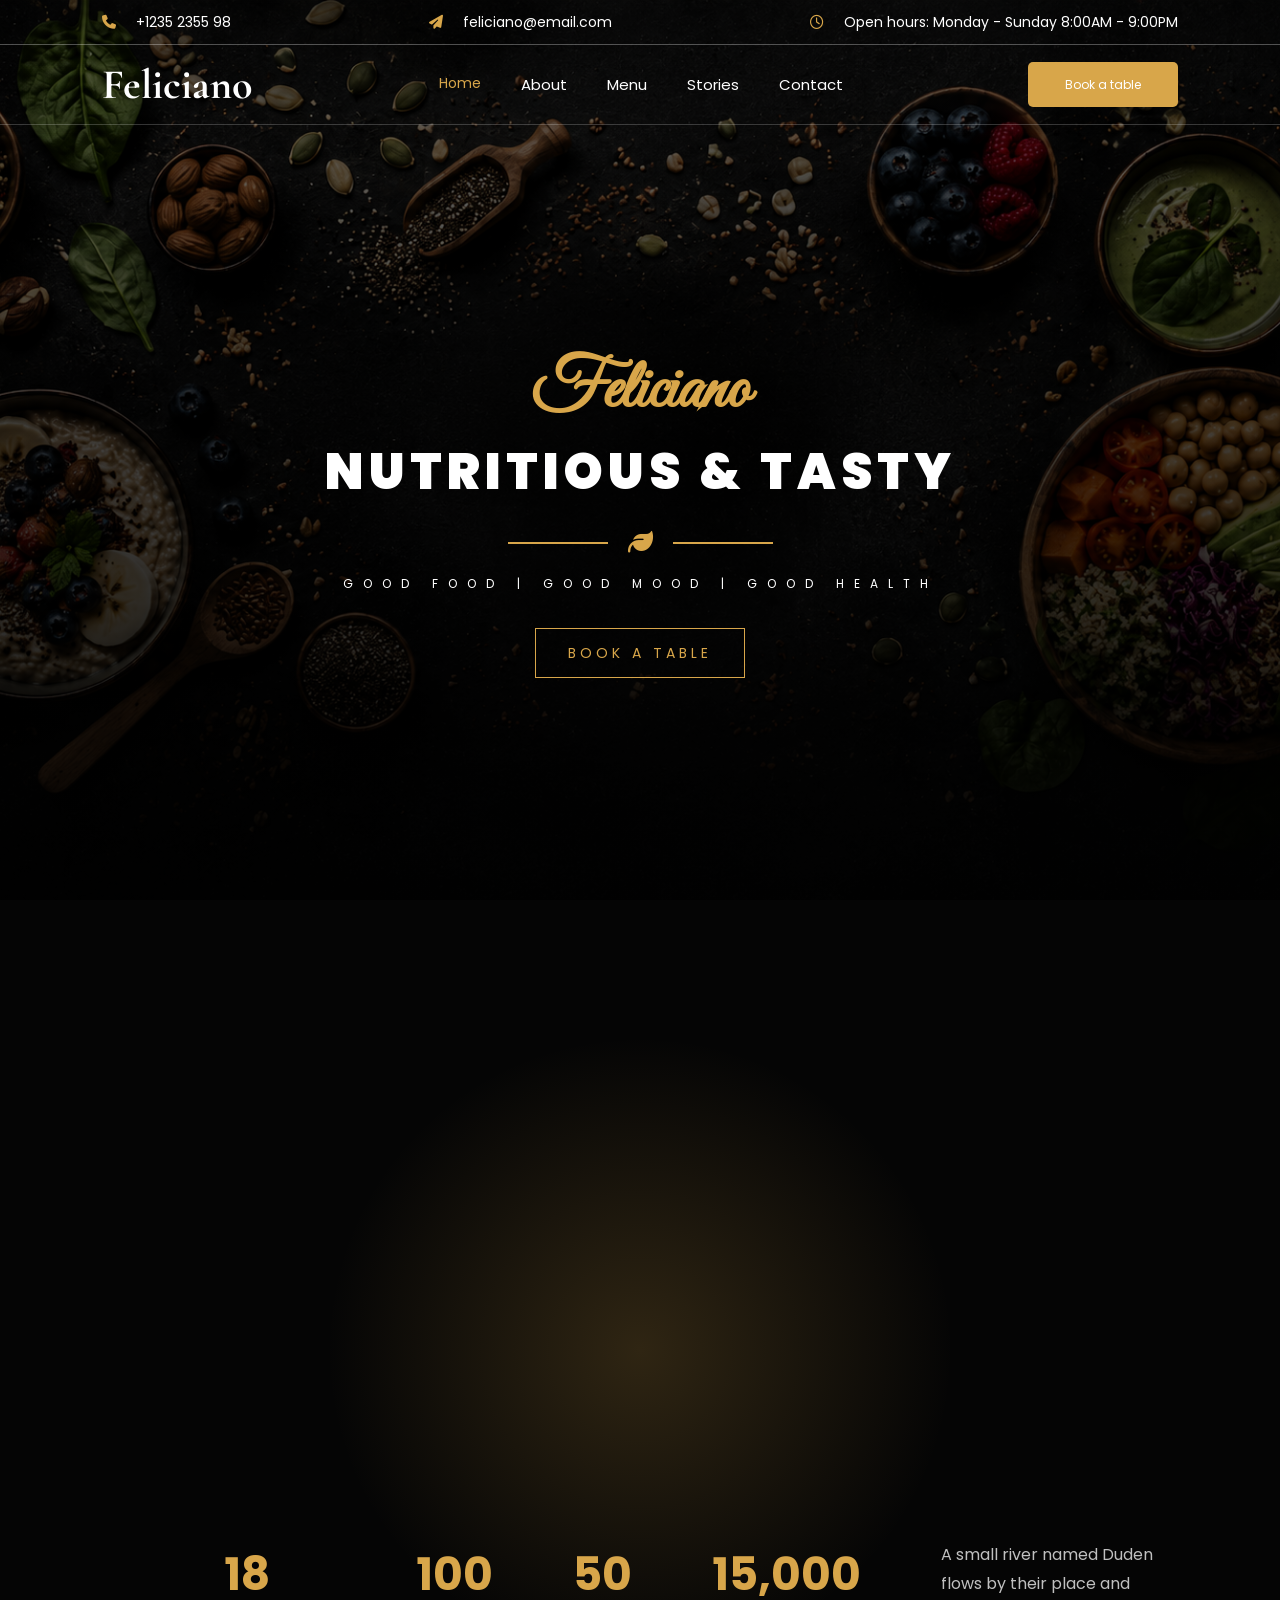
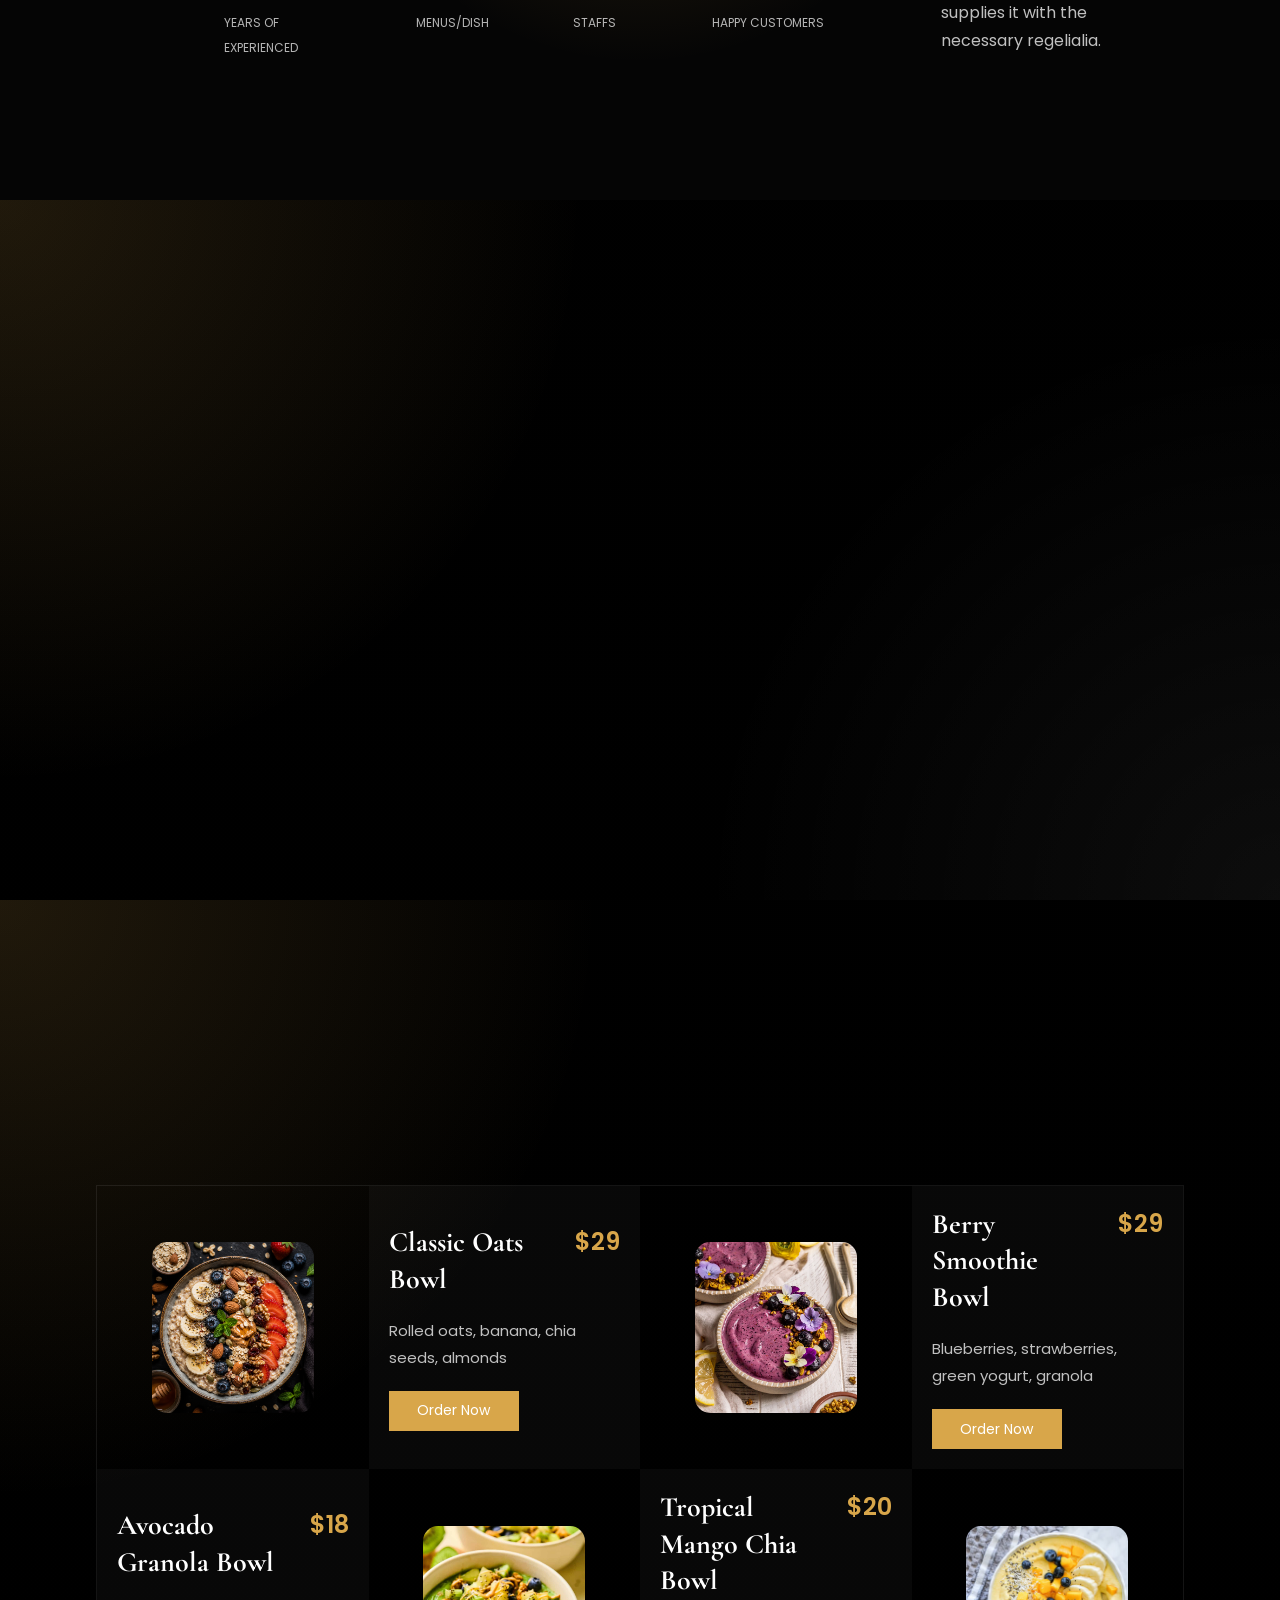
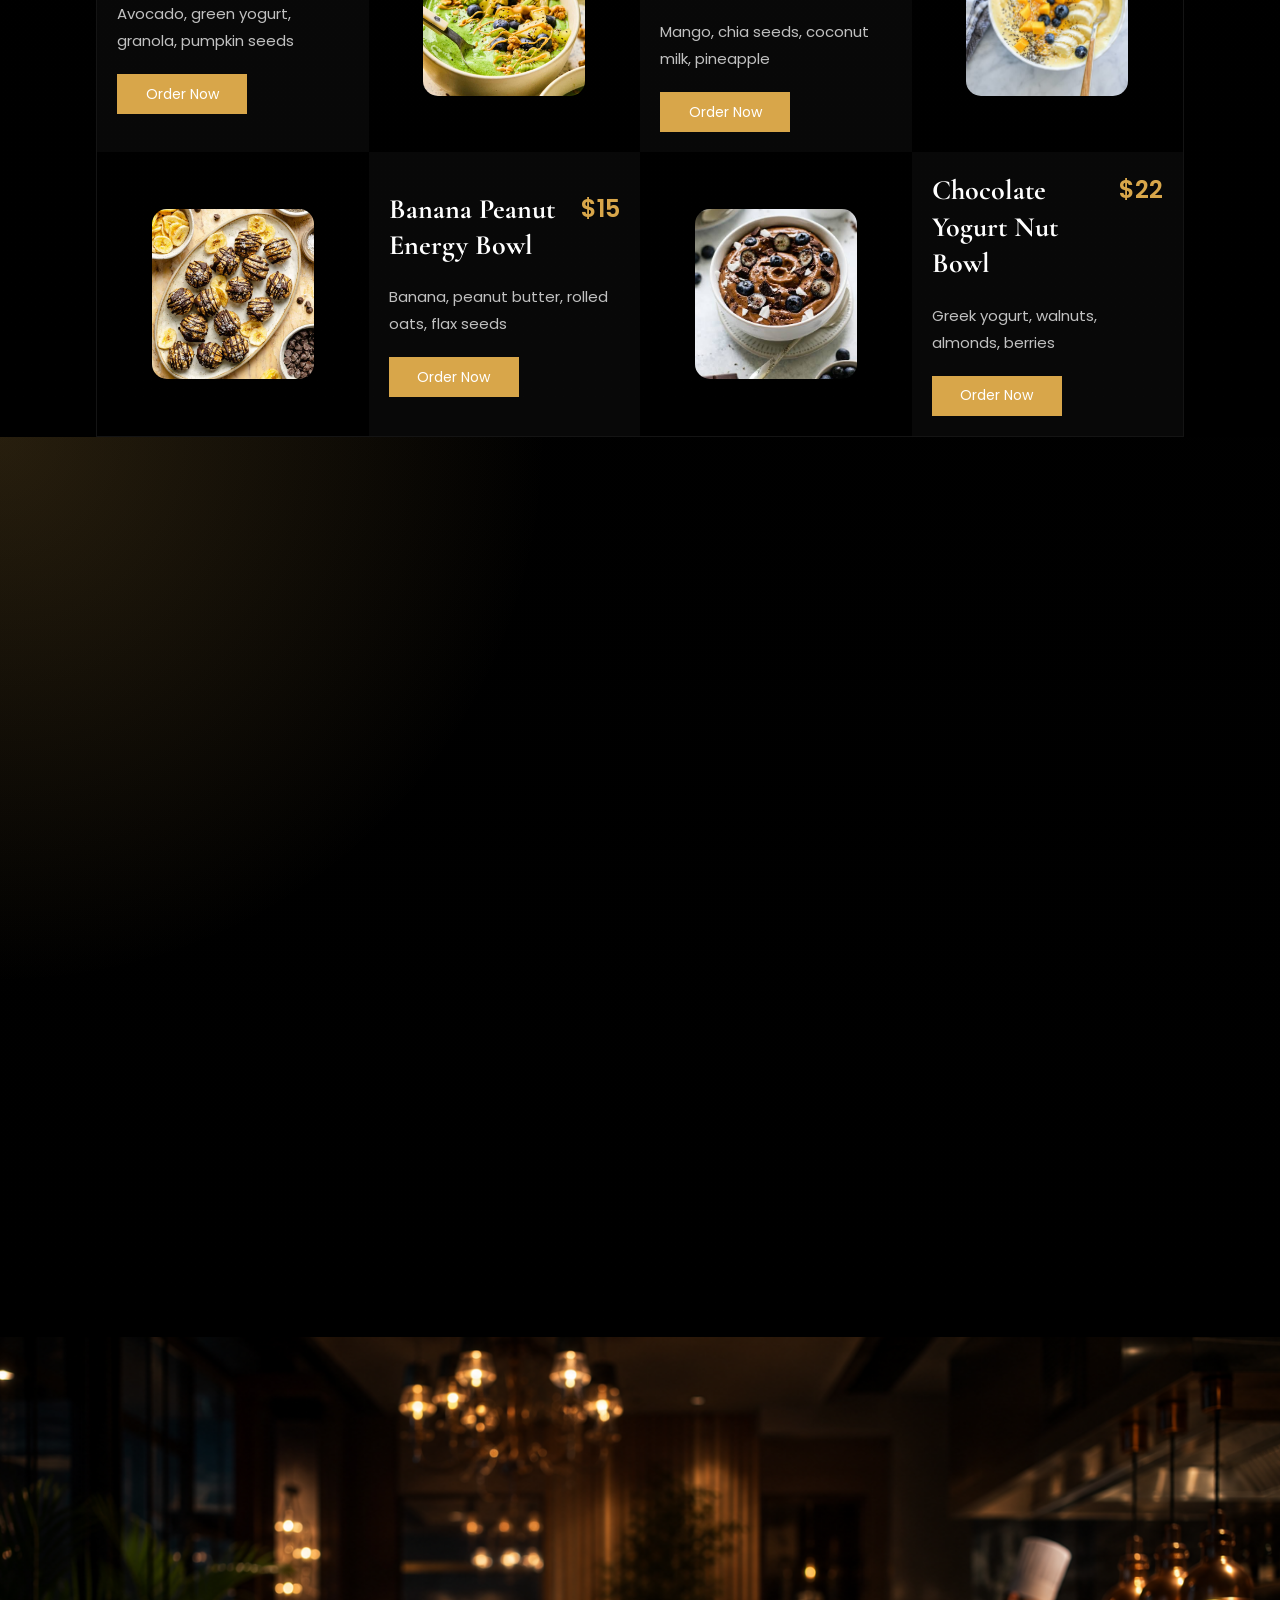
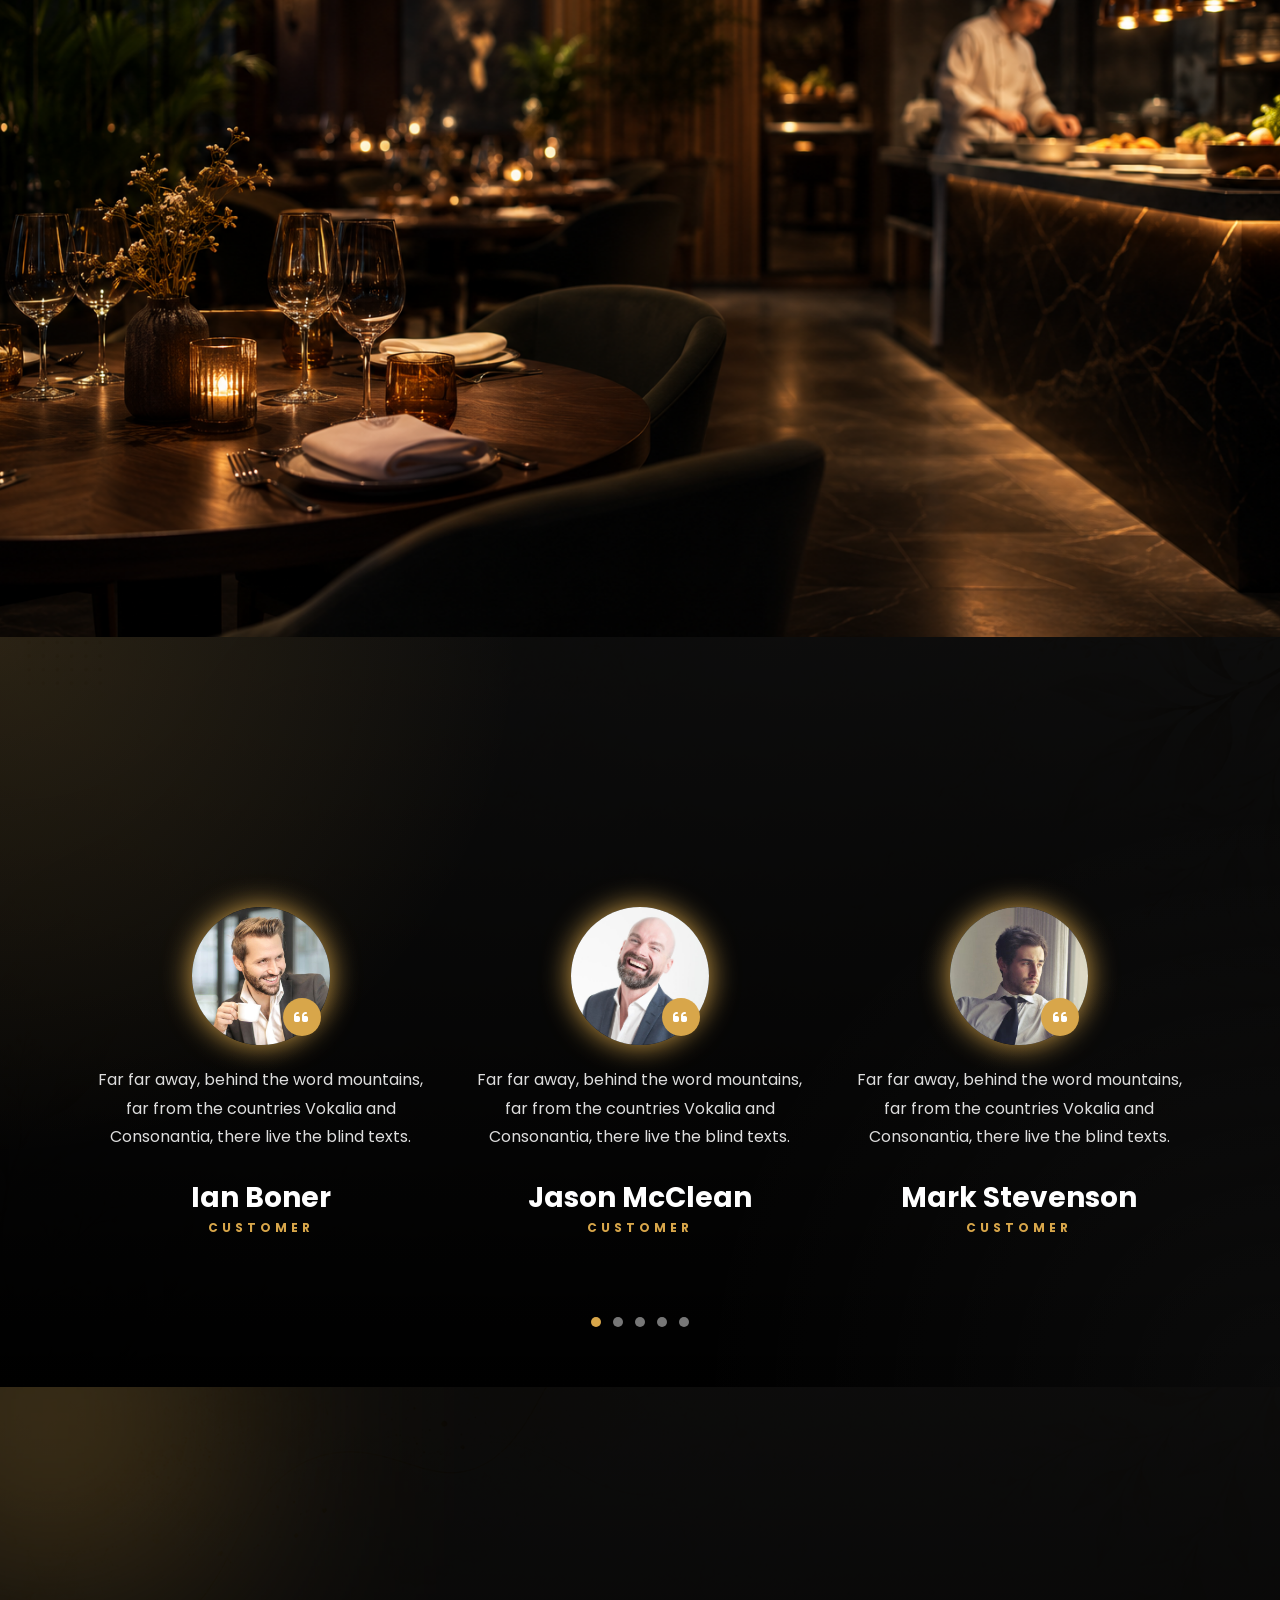
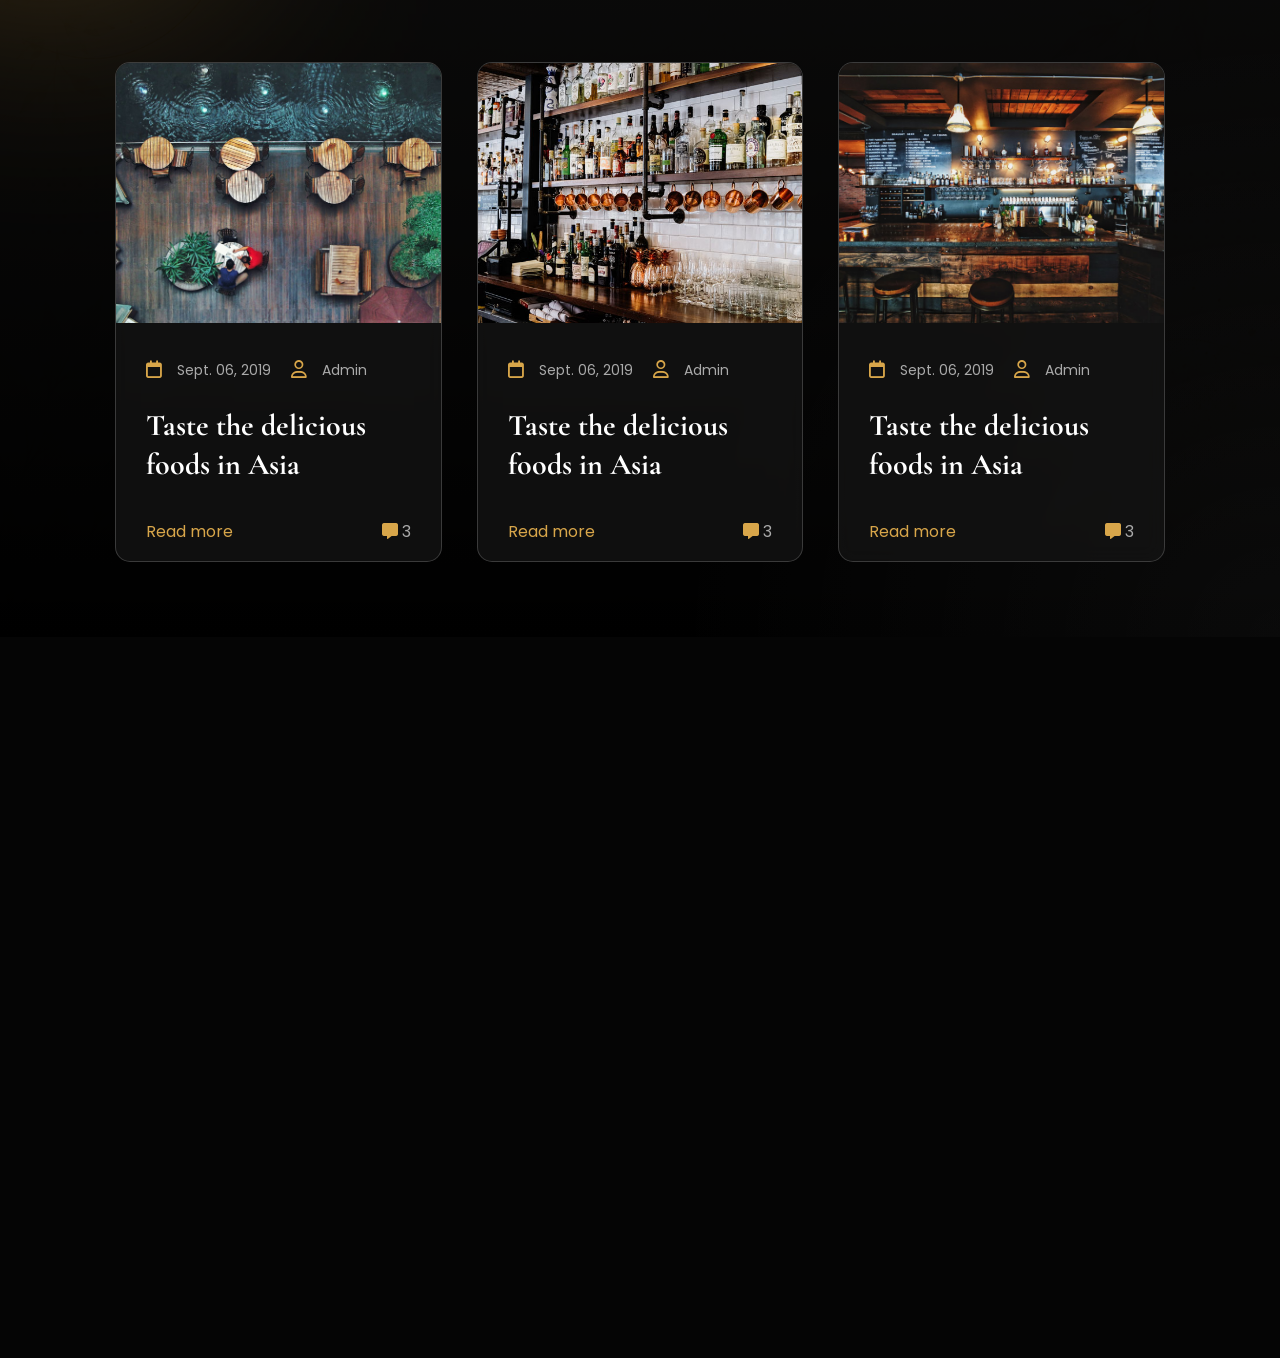
<file: index.html>
<!DOCTYPE html>
<html lang="en">
<head>

<meta charset="UTF-8">
<meta name="viewport" content="width=device-width, initial-scale=1.0">

    <title>Feliciano Restaurant</title>

    <link rel="stylesheet" href="style.css">
    <link rel="stylesheet" href="https://cdnjs.cloudflare.com/ajax/libs/font-awesome/6.5.1/css/all.min.css">
    <link href="https://fonts.googleapis.com/css2?family=Cormorant+Garamond:wght@400;600;700&family=Poppins:wght@300;400;500;600&display=swap" rel="stylesheet">
    <link href="https://fonts.googleapis.com/css2?family=Cormorant+Garamond:wght@500;700&family=Great+Vibes&family=Poppins:wght@300;400;600&display=swap" rel="stylesheet">
    <link href="https://unpkg.com/aos@2.3.1/dist/aos.css" rel="stylesheet">
    <link href="https://fonts.googleapis.com/css2?family=Cormorant+Garamond:wght@500;700&family=Great+Vibes&display=swap" rel="stylesheet">
    <link rel="stylesheet" href="https://cdnjs.cloudflare.com/ajax/libs/font-awesome/6.7.2/css/all.min.css">

</head>

<body>

<!-- <section1> -->

    <div class="hero">

        <div class="topbar">

            <div>
                <i class="fa-solid fa-phone"></i>
                +1235 2355 98
            </div>

            <div>
                <i class="fa-solid fa-paper-plane"></i>
                feliciano@email.com
            </div>

            <div>
                <i class="fa-regular fa-clock"></i>
                Open hours: Monday - Sunday 8:00AM - 9:00PM
            </div>

        </div>

        <div class="nav">

            <h2>Feliciano</h2>

            <div class="menu-toggle">
                <i class="fa-solid fa-bars"></i>
                <span>MENU</span>
            </div>

        <ul>

            <li class="active">Home</li>
            <li><a href="aboutus.html">About</a></li>
            <li><a href="menu.html">Menu</a></li>
            <li><a href="stories.html">Stories</a></li>
            <li><a href="contactus.html">Contact</a></li>

        </ul>

            <a href="reservation.html" class="book-btn">
                Book a table
            </a>

        </div>

        <div class="hero-content">

            <h3 data-aos="fade-down" data-aos-easing="linear" data-aos-duration="1500">Feliciano</h3>
            <h1 data-aos="fade-up" data-aos-easing="linear" data-aos-duration="1500">NUTRITIOUS & TASTY</h1>

            <div class="line">
                <span></span>
                <i class="fa-solid fa-leaf"></i>
                <span></span>
            </div>

                <p>GOOD FOOD | GOOD MOOD | GOOD HEALTH</p>

                    <a href="reservation.html" data-aos="zoom-in" data-aos-easing="linear" data-aos-duration="1500">BOOK A TABLE</a>
        </div>

    </div>

<!-- </section1> -->

<!-- <section2> -->

    <div class="about-section">

        <div class="about-container">

            <div class="about-images">

                <img src="./image/chef1.png" class="chef-one" data-aos="fade-down" data-aos-easing="linear" data-aos-duration="1500">
                <img src="./image/chef2.png" class="chef-two" data-aos="fade-up" data-aos-easing="linear" data-aos-duration="1500">

            </div>

            <div class="about-content" data-aos="fade-left" data-aos-easing="linear" data-aos-duration="1500">

                <span class="about-script">
                    About
                </span>

                <h1>
                    Feliciano Restaurant
                </h1>

                <p>
                    A small river named Duden flows by their place and 
                    supplies it with the necessary regelialia. 
                    It is a paradisematic country, in which roasted 
                    parts of sentences fly into your mouth.
                </p>

                <p class="time">
                    Mon - Sun <b>8 AM - 9 PM</b>
                </p>

                <h2>
                    +1-978-123-4567
                </h2>

            </div>

        </div>

        <div class="about-bottom">

            <div class="stats">

                <div>
                    <h2>18</h2>
                    <span>
                        YEARS OF EXPERIENCED
                    </span>
                </div>

                <div>
                    <h2>100</h2>
                    <span>
                        MENUS/DISH
                    </span>
                </div>

                <div>
                    <h2>50</h2>
                    <span>
                        STAFFS
                    </span>
                </div>

                <div>
                    <h2>15,000</h2>
                    <span>
                        HAPPY CUSTOMERS
                    </span>
                </div>

            <p class="bottom-text">
                A small river named Duden flows by their place and
                supplies it with the necessary regelialia.
            </p>

            </div>

        </div>

    </div>

<!-- </section2> -->

<!-- <section3> -->

    <div class="services-section">

        <div class="services-header">
            <span class="services-script" data-aos="fade-right" data-aos-easing="linear" data-aos-duration="1500">Services</span>
            <h1 data-aos="fade-left" data-aos-easing="linear" data-aos-duration="1500">Catering Services</h1>
        </div>

        <div class="services-container">

            <div class="service-box" data-aos="fade-up" data-aos-easing="linear" data-aos-duration="1500">
                <div class="icon">
                    <i class="fa-solid fa-cake-candles"></i>
                </div>
                <h2>Birthday Party</h2>
                <p>
                    We provide premium catering for birthday celebrations with custom menus and elegant setups.
                </p>
            </div>

            <div class="service-box" data-aos="fade-up" data-aos-easing="linear" data-aos-duration="1500">
                <div class="icon">
                    <i class="fa-solid fa-briefcase"></i>
                </div>
                <h2>Business Meetings</h2>
                <p>
                    Professional catering solutions for corporate meetings, conferences, and events.
                </p>
            </div>

            <div class="service-box" data-aos="fade-up" data-aos-easing="linear" data-aos-duration="1500">
                <div class="icon">
                    <i class="fa-solid fa-champagne-glasses"></i>
                </div>
                <h2>Wedding Party</h2>
                <p>
                    Elegant wedding catering with luxury food presentation and full event support.
                </p>
            </div>

        </div>

    </div>
    
<!-- </section3> -->

<!-- <section4> -->

    <div class="menu-section">

        <div class="menu-header">

            <span class="menu-script" data-aos="fade-left" data-aos-duration="1500">
                Specialties
            </span>

            <h1 data-aos="fade-right" data-aos-duration="1500">
                Our Menu
            </h1>

        </div>

        <div class="menu-container">

            <div class="menu-card image-card">
                <img src="./image/menu1.png" alt="">
            </div>

            <div class="menu-card content-card">

                <div class="menu-top">

                    <h2>Classic Oats Bowl</h2>
                    <span>$29</span>

                </div>

                <p>Rolled oats, banana, chia seeds, almonds</p>
                <a href="order.html">Order Now</a>

            </div>

            <div class="menu-card image-card">

                <img src="./image/menu2.webp" alt="">

            </div>

            <div class="menu-card content-card">

                <div class="menu-top">

                    <h2>Berry Smoothie Bowl</h2>
                    <span>$29</span>

                </div>

                <p>Blueberries, strawberries, green yogurt, granola</p>
                <a href="order.html">Order Now</a>

            </div>

            <div class="menu-card content-card">

                <div class="menu-top">

                    <h2>Avocado Granola Bowl</h2>
                    <span>$18</span>

                </div>

                <p>Avocado, green yogurt, granola, pumpkin seeds</p>
                <a href="order.html">Order Now</a>

            </div>

            <div class="menu-card image-card">

                <img src="./image/menu3.jpg" alt="">

            </div>

            <div class="menu-card content-card">

                <div class="menu-top">

                    <h2>Tropical Mango Chia Bowl</h2>
                    <span>$20</span>

                </div>

                <p>Mango, chia seeds, coconut milk, pineapple</p>
                <a href="order.html">Order Now</a>
                
            </div>

            <div class="menu-card image-card">

                <img src="./image/menu4.jpg" alt="">

            </div>

            <div class="menu-card image-card">

                <img src="./image/menu5.jpg" alt="">

            </div>

            <div class="menu-card content-card">

                <div class="menu-top">

                    <h2>Banana Peanut Energy Bowl</h2>
                    <span>$15</span>

                </div>

                <p>Banana, peanut butter, rolled oats, flax seeds</p>
                <a href="order.html">Order Now</a>

            </div>

            <div class="menu-card image-card">

                <img src="./image/menu6.jpg" alt="">

            </div>

            <div class="menu-card content-card">

                <div class="menu-top">

                    <h2>Chocolate Yogurt Nut Bowl</h2>
                    <span>$22</span>

                </div>

                <p>Greek yogurt, walnuts, almonds, berries</p>
                <a href="order.html">Order Now</a>

            </div>

        </div>

    </div>

<!-- </section4> -->

<!-- <section5> -->

    <div class="chef-section">

        <div class="chef-header">

            <span class="chef-script"
            data-aos="fade-down"
            data-aos-duration="1500">
                Chef
            </span>

            <h1 
            data-aos="fade-up"
            data-aos-duration="1500">
                Our Master Chef
            </h1>

        </div>

        <div class="chef-container">

            <div class="chef-card"
            data-aos="fade-up"
            data-aos-duration="1500">

                <img src="./image/chef-4.jpg">
                <h2>John Smooth</h2>
                <p>Restaurant Owner</p>

                <div class="chef-social">

                    <a href="https://twitter.com/" target="_blank">
                        <i class="fa-brands fa-twitter"></i>
                    </a>

                    <a href="https://www.facebook.com/" target="_blank">
                        <i class="fa-brands fa-facebook-f"></i>
                    </a>

                    <a href="https://www.instagram.com/" target="_blank">
                        <i class="fa-brands fa-instagram"></i>
                    </a>

                </div>

            </div>

            <div class="chef-card"
            data-aos="fade-up"
            data-aos-duration="1700">

                <img src="./image/chef-1.jpg">
                <h2>Rebeca Welson</h2>
                <p>Head Chef</p>

                <div class="chef-social">

                    <a href="https://twitter.com/" target="_blank">
                        <i class="fa-brands fa-twitter"></i>
                    </a>

                    <a href="https://www.facebook.com/" target="_blank">
                        <i class="fa-brands fa-facebook-f"></i>
                    </a>

                    <a href="https://www.instagram.com/" target="_blank">
                        <i class="fa-brands fa-instagram"></i>
                    </a>

                </div>

            </div>

            <div class="chef-card"
            data-aos="fade-up"
            data-aos-duration="1900">

                <img src="./image/chef-2.jpg">
                <h2>Kharl Branyt</h2>
                <p>Chef</p>

                <div class="chef-social">

                    <a href="https://twitter.com/" target="_blank">
                        <i class="fa-brands fa-twitter"></i>
                    </a>

                    <a href="https://www.facebook.com/" target="_blank">
                        <i class="fa-brands fa-facebook-f"></i>
                    </a>

                    <a href="https://www.instagram.com/" target="_blank">
                        <i class="fa-brands fa-instagram"></i>
                    </a>

                </div>

            </div>

            <div class="chef-card"
            data-aos="fade-up"
            data-aos-duration="2100">

                <img src="./image/chef-3.jpg">
                <h2>Luke Simon</h2>
                <p>Chef</p>

                <div class="chef-social">

                    <a href="https://twitter.com/" target="_blank">
                        <i class="fa-brands fa-twitter"></i>
                    </a>

                    <a href="https://www.facebook.com/" target="_blank">
                        <i class="fa-brands fa-facebook-f"></i>
                    </a>

                    <a href="https://www.instagram.com/" target="_blank">
                        <i class="fa-brands fa-instagram"></i>
                    </a>

                </div>

            </div>

        </div>

    </div>

<!-- </section5> -->

<!-- <section6> -->

    <div class="reservation-section">

        <div class="reservation-box" data-aos="flip-left" data-aos-easing="ease-out-cubic" data-aos-duration="2000">

            <div class="reservation-header">

                <span class="reservation-script">
                    Book a table
                </span>

                <h1>
                    Make Reservation
                </h1>

            </div>

            <form class="reservation-form">

                <div class="input-box">
                    <label>Name</label>
                    <input type="text" placeholder="Your Name">
                </div>

                <div class="input-box">
                    <label>Email</label>
                    <input type="email" placeholder="Your Email">
                </div>

                <div class="input-box">
                    <label>Phone</label>
                    <input type="text" placeholder="Phone">
                </div>

                <div class="input-box">
                    <label>Date</label>
                    <input type="date">
                </div>

                <div class="input-box">
                    <label>Time</label>
                    <input type="time">
                </div>

                <div class="input-box">
                    <label>Person</label>
                    <select>
                        <option>Person</option>
                        <option>1 Person</option>
                        <option>2 Persons</option>
                        <option>3 Persons</option>
                        <option>4 Persons</option>
                    </select>
                </div>

            </form>

<<<<<<< HEAD
            <a href="index.html" class="reserve-btn">
=======
            <a href="web.html" class="reserve-btn">
>>>>>>> origin/main
                Make a Reservation
            </a>

        </div>

    </div>

<!-- </section6> -->

<!-- <section7> -->

    <div class="testimonial-section">

        <div class="testimonial-header" data-aos="flip-up" data-aos-easing="linear" data-aos-duration="1500">

            <span class="testimonial-script">
                Testimony
            </span>

            <h1>
                Happy Customer
            </h1>

        </div>

        <div class="testimonial-container">

            <div class="testimonial-card">

                <div class="testimonial-img">
                    <img src="./image/person_1.jpg" alt="">
                    <span><i class="fa-solid fa-quote-left"></i></span>
                </div>

                <p>
                    Far far away, behind the word mountains, far from the countries Vokalia and Consonantia, there live the blind texts.
                </p>

                <h2>Ian Boner</h2>
                <h4>CUSTOMER</h4>

            </div>

            <div class="testimonial-card">

                <div class="testimonial-img">
                    <img src="./image/person_2.jpg" alt="">
                    <span><i class="fa-solid fa-quote-left"></i></span>
                </div>

                <p>
                    Far far away, behind the word mountains, far from the countries Vokalia and Consonantia, there live the blind texts.
                </p>

                <h2>Jason McClean</h2>
                <h4>CUSTOMER</h4>

            </div>

            <div class="testimonial-card">

                <div class="testimonial-img">
                    <img src="./image/person_4.jpg" alt="">
                    <span><i class="fa-solid fa-quote-left"></i></span>
                </div>

                <p>
                    Far far away, behind the word mountains, far from the countries Vokalia and Consonantia, there live the blind texts.
                </p>

                <h2>Mark Stevenson</h2>
                <h4>CUSTOMER</h4>

            </div>

        </div>

        <div class="testimonial-dots">
            <span class="dot-active"></span>
            <span></span>
            <span></span>
            <span></span>
            <span></span>
        </div>

    </div>

<!-- </section7> -->

<!-- <section8> -->

    <div class="blog-section">

        <div class="blog-header" data-aos="zoom-in" data-aos-easing="linear" data-aos-duration="1500">

            <span class="blog-script">
                Blog
            </span>

            <h1>
                Recent Posts
            </h1>

        </div>

        <div class="blog-container">

            <div class="blog-card">

                <img src="./image/blog1.jpg" alt="">

                <div class="blog-content">

                    <div class="blog-meta">
                        <span><i class="fa-regular fa-calendar"></i>Sept. 06, 2019</span>
                        <span><i class="fa-regular fa-user"></i>Admin</span>
                    </div>

                    <h2>
                        Taste the delicious foods in Asia
                    </h2>

                    <div class="blog-bottom">
                        <a href="#">Read more</a>
                        <span><i class="fa-solid fa-message"></i> 3</span>
                    </div>

                </div>

            </div>

            <div class="blog-card">

                <img src="./image/blog2.jpg" alt="">

                <div class="blog-content">

                    <div class="blog-meta">
                        <span><i class="fa-regular fa-calendar"></i>Sept. 06, 2019</span>
                        <span><i class="fa-regular fa-user"></i>Admin</span>
                    </div>

                    <h2>
                        Taste the delicious foods in Asia
                    </h2>

                    <div class="blog-bottom">
                        <a href="#">Read more</a>
                        <span><i class="fa-solid fa-message"></i> 3</span>
                    </div>

                </div>

            </div>

            <div class="blog-card">

                <img src="./image/blog3.jpg" alt="">

                <div class="blog-content">

                    <div class="blog-meta">
                        <span><i class="fa-regular fa-calendar"></i>Sept. 06, 2019</span>
                        <span><i class="fa-regular fa-user"></i>Admin</span>
                    </div>

                    <h2>
                        Taste the delicious foods in Asia
                    </h2>

                    <div class="blog-bottom">
                        <a href="#">Read more</a>
                        <span><i class="fa-solid fa-message"></i> 3</span>
                    </div>

                </div>

            </div>

        </div>

    </div>

<!-- </section8> -->

<!-- <section9> -->

    <footer class="footer-section" data-aos="fade-up" data-aos-duration="1500">

        <div class="footer-container">

            <div class="footer-box">

                <h2>Feliciano</h2>
                <p>
                    Far far away, behind the word mountains, far from the countries Vokalia and Consonantia, there live the blind texts.
                </p>

                <div class="footer-social">

                    <a href="https://x.com/" target="_blank">
                        <i class="fa-brands fa-twitter"></i>
                    </a>

                    <a href="https://www.facebook.com/" target="_blank">
                        <i class="fa-brands fa-facebook-f"></i>
                    </a>

                    <a href="https://www.instagram.com/" target="_blank">
                        <i class="fa-brands fa-instagram"></i>
                    </a>

                </div>

            </div>

            <div class="footer-box">

                <h2>Open Hours</h2>

                <div class="footer-hours">

                    <p><span>Monday</span> <span>9:00 - 24:00</span></p>
                    <p><span>Tuesday</span> <span>9:00 - 24:00</span></p>
                    <p><span>Wednesday</span> <span>9:00 - 24:00</span></p>
                    <p><span>Thursday</span> <span>9:00 - 24:00</span></p>
                    <p><span>Friday</span> <span>9:00 - 02:00</span></p>
                    <p><span>Saturday</span> <span>9:00 - 02:00</span></p>
                    <p><span>Sunday</span> <span>9:00 - 02:00</span></p>

                </div>

            </div>

            <div class="footer-box">

                <h2>Instagram</h2>

                <div class="footer-gallery">

                    <img src="./image/insta-1.jpg" alt="">
                    <img src="./image/insta-2.jpg" alt="">
                    <img src="./image/insta-3.jpg" alt="">
                    <img src="./image/insta-4.jpg" alt="">
                    <img src="./image/insta-5.jpg" alt="">
                    <img src="./image/insta-6.jpg" alt="">

                </div>

            </div>

            <div class="footer-box">

                <h2>Newsletter</h2>
                <p>
                    Far far away, behind the word mountains, far from the countries.
                </p>

                <form class="newsletter-form">

                    <input type="email" placeholder="Enter email address">
                    <button type="submit">Subscribe</button>

                </form>

            </div>

        </div>

        <div class="footer-bottom">

            <p>
                Copyright ©2026 All rights reserved | This template is made with ❤ by Aji
            </p>

        </div>

    </footer>

<!-- </section9> -->

<script src="https://unpkg.com/aos@2.3.1/dist/aos.js"></script>

<script>
  AOS.init();
</script>

<script>
const menuToggle=document.querySelector(".menu-toggle");
const navMenu=document.querySelector(".nav ul");

menuToggle.onclick=()=>{
    navMenu.classList.toggle("show");
}
</script>

</body>
</html>
</file>
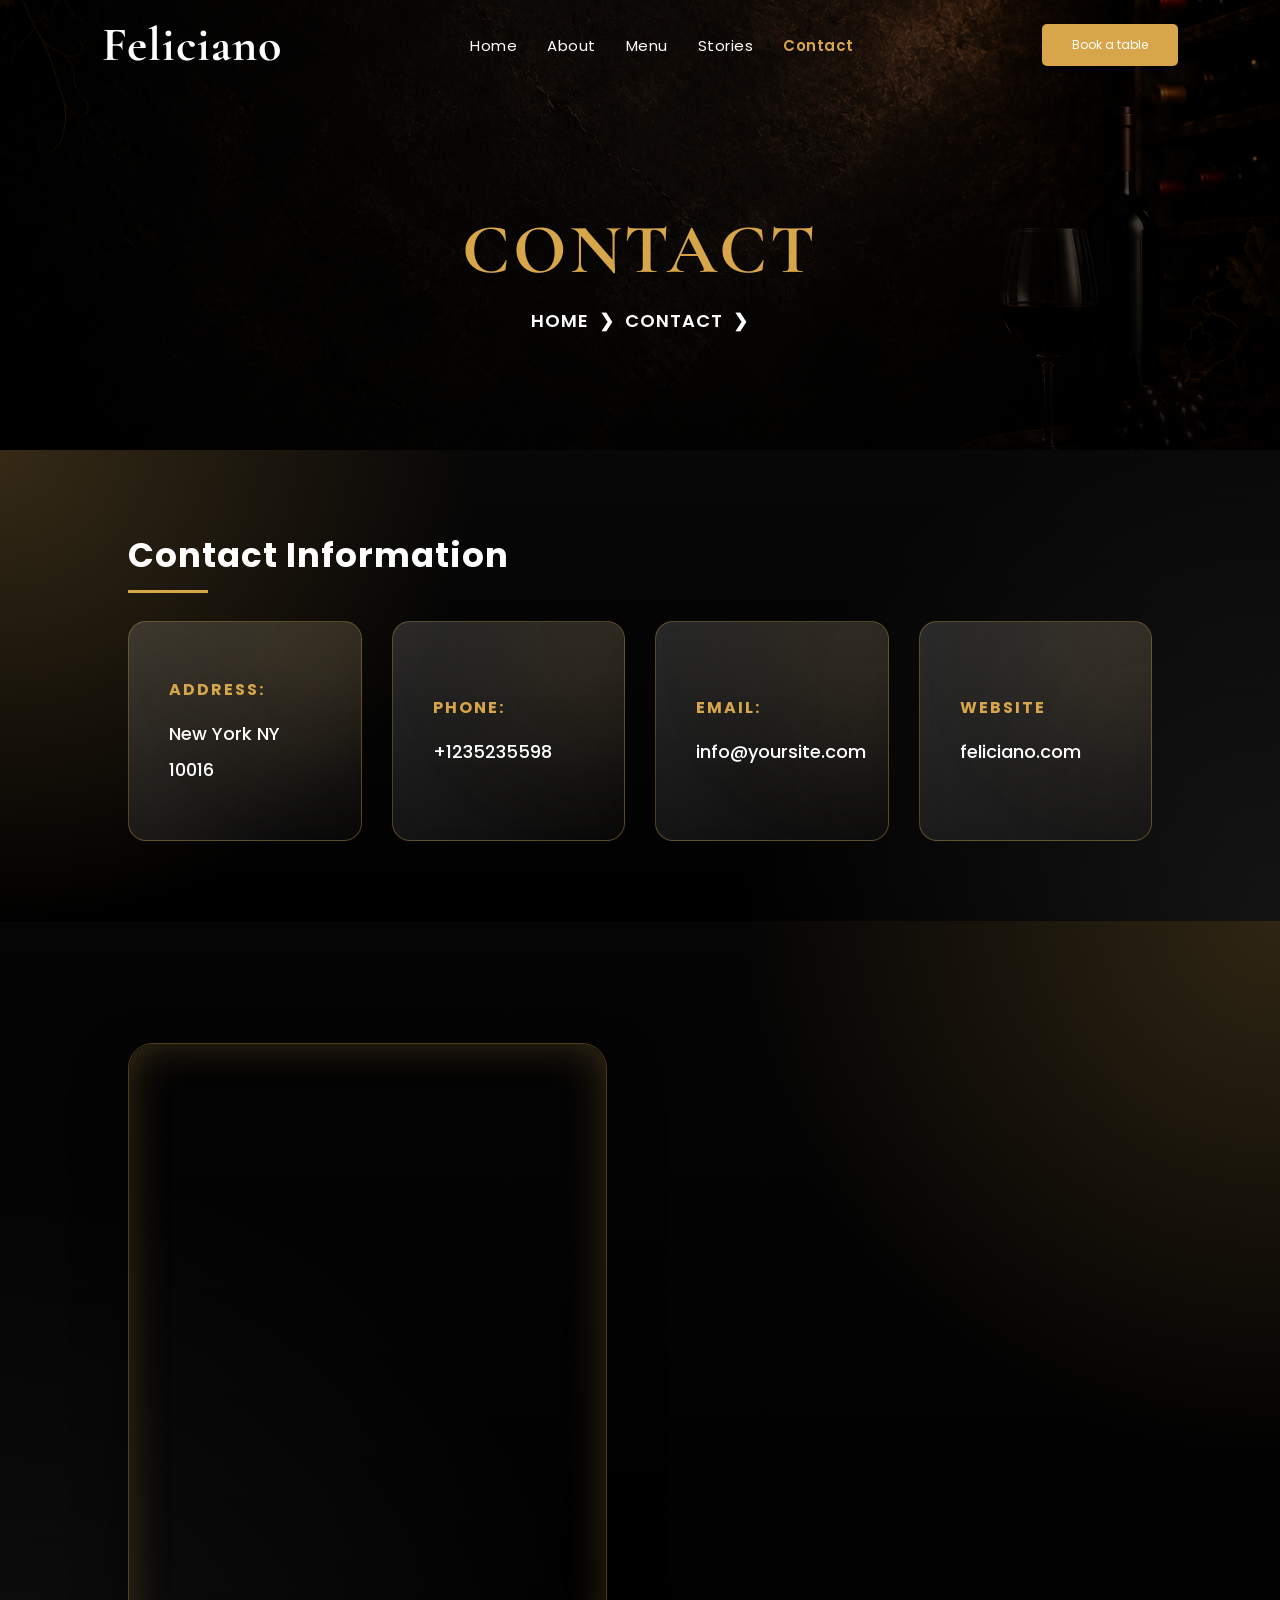
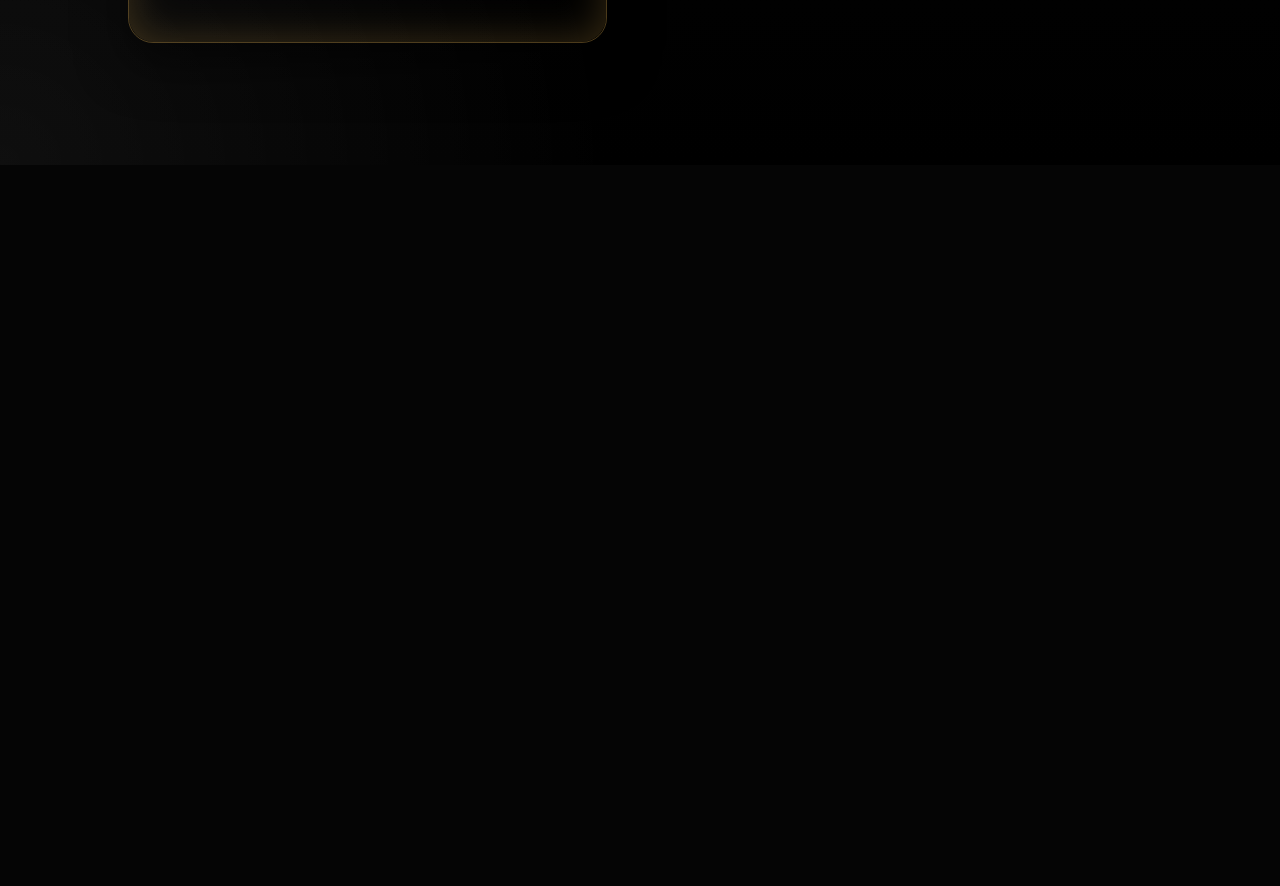
<file: contactus.html>
<!DOCTYPE html>
<html lang="en">
<head>
    <meta charset="UTF-8">
    <meta name="viewport" content="width=device-width, initial-scale=1.0">
    <title>About Us</title>
    <link rel="stylesheet" href="contactus-style.css">
    <link href="https://fonts.googleapis.com/css2?family=Great+Vibes&display=swap" rel="stylesheet">
    <link href="https://unpkg.com/aos@2.3.1/dist/aos.css" rel="stylesheet">
    <link href="https://fonts.googleapis.com/css2?family=Cormorant+Garamond:wght@400;700&family=Great+Vibes&family=Poppins:wght@300;400;600&display=swap" rel="stylesheet">
    <link rel="stylesheet" href="https://cdnjs.cloudflare.com/ajax/libs/font-awesome/6.5.2/css/all.min.css" crossorigin="anonymous"/>

</head>
<body>
    
<!-- <section1> -->

    <div class="hero">

        <div class="nav">

            <h2><a href="index.html">Feliciano</a></h2>

        <ul>

            <li><a href="index.html">Home</a></li>
            <li><a href="aboutus.html">About</a></li>
            <li><a href="menu.html">Menu</a></li>
            <li><a href="stories.html">Stories</a></li>
            <li class="active">Contact</li>

        </ul>

             <a href="reservation.html" class="book-btn">
                Book a table
            </a>

        </div>

        <div class="hero-content">

            <h3>CONTACT</h3>

            <div class="breadcrumb">
                <a href="index.html">HOME</a>
                <span>❯</span>

                <span class="active-page">CONTACT</span>
                <span>❯</span>
            </div>

        </div>  

    </div>

<!-- </section1> -->

<!-- <section2> -->

    <div class="contact-section">

        <div class="contact-container">

            <h2 data-aos="fade-right" data-aos-easing="linear" data-aos-duration="1500">Contact Information</h2>

            <div class="contact-boxes" data-aos="fade-left" data-aos-easing="linear" data-aos-duration="1500">

                <div class="contact-card">
                    <p>
                        <strong>ADDRESS:</strong>
                        New York NY 10016
                    </p>
                </div>

                <div class="contact-card">
                    <p>
                        <strong>PHONE:</strong>
                        +1235235598
                    </p>
                </div>

                <div class="contact-card">
                    <p>
                        <strong>EMAIL:</strong>
                        info@yoursite.com
                    </p>
                </div>

                <div class="contact-card">
                    <p>
                        <strong>WEBSITE</strong>
                        feliciano.com
                    </p>
                </div>

            </div>

        </div>

    </div>

<!-- </section2> -->

<!-- <section3> -->

    <div class="contact-form-section">

        <div class="contact-wrapper">

            <div class="map-box">

                <iframe 
                    src="https://www.google.com/maps/embed?pb=!1m18!1m12!1m3!1d520294.7280102499!2d-74.30914977179596!3d40.69667269554806!2m3!1f0!2f0!3f0!3m2!1i1024!2i768!4f13.1!3m3!1m2!1s0x89c24fa5d33f083b%3A0xc80b8f06e177fe62!2sNew%20York%2C%20NY%2C%20USA!5e1!3m2!1sen!2sin!4v1782845311663!5m2!1sen!2sin" width="600" height="450" style="border:0;" allowfullscreen="" loading="lazy" referrerpolicy="strict-origin-when-cross-origin">
                </iframe>

            </div>

            <div class="form-box" data-aos="fade-up" data-aos-easing="linear" data-aos-duration="1500">

                <h2>
                    Contact Us
                </h2>

                <form>

                    <input type="text" placeholder="Your Name">

                    <input type="email" placeholder="Your Email">

                    <input type="text" placeholder="Subject">

                    <textarea placeholder="Message"></textarea>

                    <button>
                        Send Message
                    </button>

                </form>

            </div>

        </div>

    </div>

<!-- </section3> -->

<!-- <section4> -->

    <footer class="footer-section" data-aos="fade-up" data-aos-duration="1500">

        <div class="footer-container">

            <div class="footer-box">

                <h2>Feliciano</h2>
                <p>
                    Far far away, behind the word mountains, far from the countries Vokalia and Consonantia, there live the blind texts.
                </p>

                <div class="footer-social">

                    <a href="https://x.com/" target="_blank">
                        <i class="fa-brands fa-twitter"></i>
                    </a>

                    <a href="https://www.facebook.com/" target="_blank">
                        <i class="fa-brands fa-facebook-f"></i>
                    </a>

                    <a href="https://www.instagram.com/" target="_blank">
                        <i class="fa-brands fa-instagram"></i>
                    </a>

                </div>

            </div>

            <div class="footer-box">

                <h2>Open Hours</h2>

                <div class="footer-hours">

                    <p><span>Monday</span> <span>9:00 - 24:00</span></p>
                    <p><span>Tuesday</span> <span>9:00 - 24:00</span></p>
                    <p><span>Wednesday</span> <span>9:00 - 24:00</span></p>
                    <p><span>Thursday</span> <span>9:00 - 24:00</span></p>
                    <p><span>Friday</span> <span>9:00 - 02:00</span></p>
                    <p><span>Saturday</span> <span>9:00 - 02:00</span></p>
                    <p><span>Sunday</span> <span>9:00 - 02:00</span></p>

                </div>

            </div>

            <div class="footer-box">

                <h2>Instagram</h2>

                <div class="footer-gallery">

                    <img src="./image/insta-1.jpg" alt="">
                    <img src="./image/insta-2.jpg" alt="">
                    <img src="./image/insta-3.jpg" alt="">
                    <img src="./image/insta-4.jpg" alt="">
                    <img src="./image/insta-5.jpg" alt="">
                    <img src="./image/insta-6.jpg" alt="">

                </div>

            </div>

            <div class="footer-box">

                <h2>Newsletter</h2>
                <p>
                    Far far away, behind the word mountains, far from the countries.
                </p>

                <form class="newsletter-form">

                    <input type="email" placeholder="Enter email address">
                    <button type="submit">Subscribe</button>

                </form>

            </div>

        </div>

        <div class="footer-bottom">

            <p>
                Copyright ©2026 All rights reserved | This template is made with ❤ by Aji
            </p>

        </div>

    </footer>

<!-- </section4> -->

<script src="https://unpkg.com/aos@2.3.1/dist/aos.js"></script>

<script>
  AOS.init();
</script>

</body>
</html>
</file>
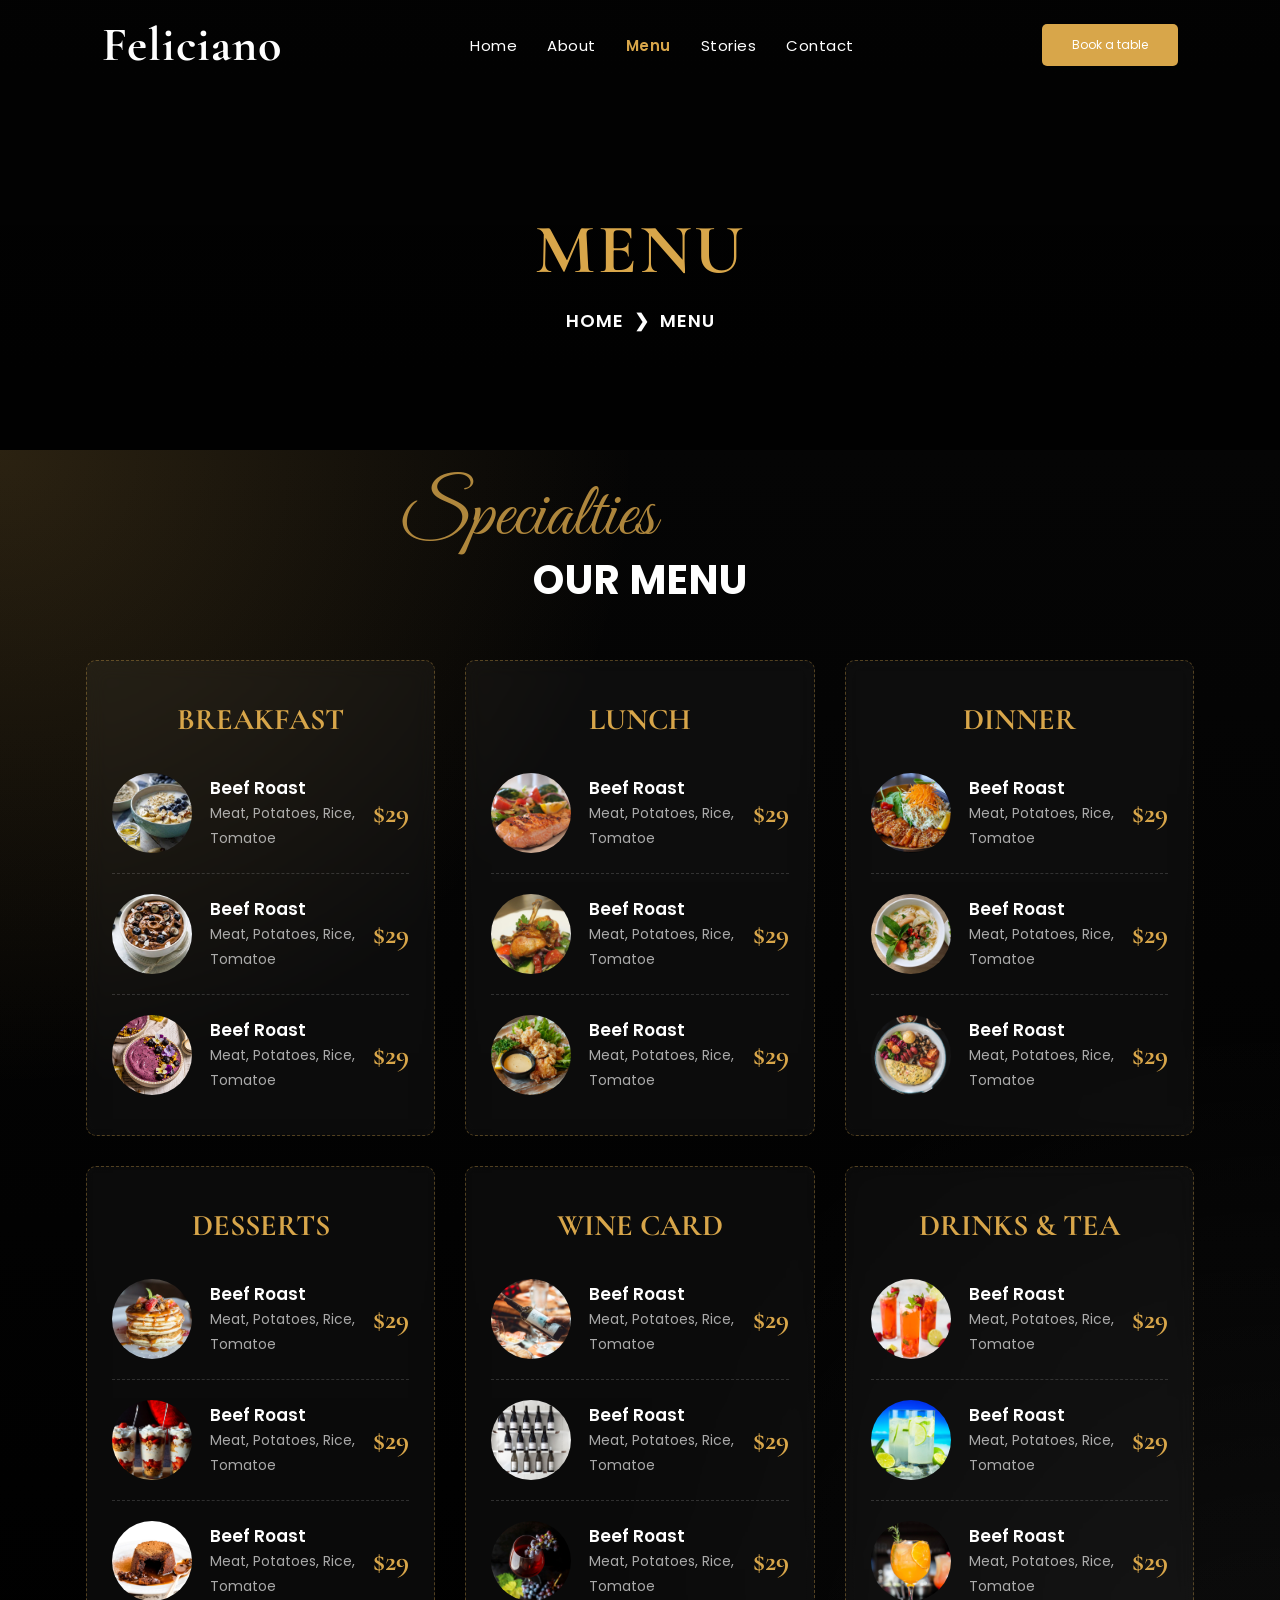
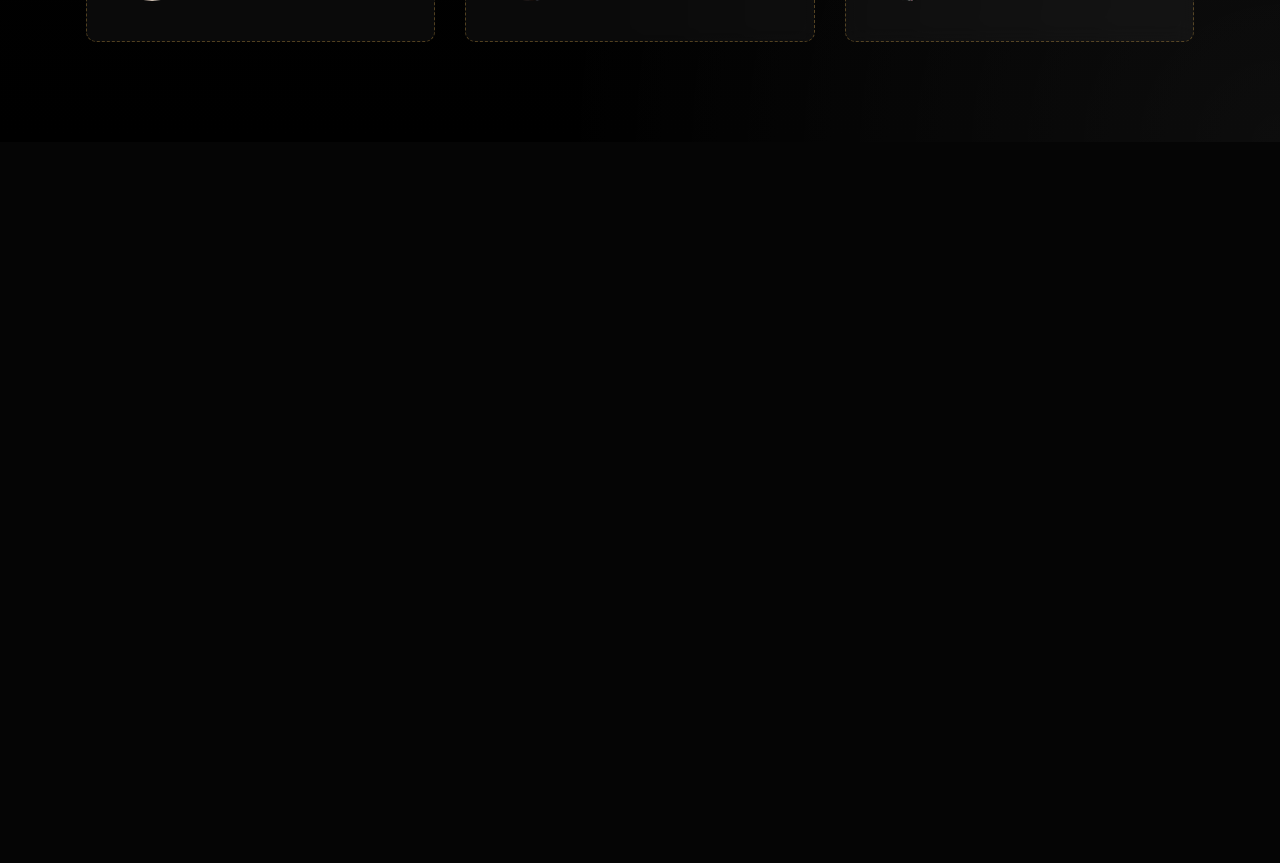
<file: menu.html>
<!DOCTYPE html>
<html lang="en">
<head>
    <meta charset="UTF-8">
    <meta name="viewport" content="width=device-width, initial-scale=1.0">
    <title>About Us</title>
    <link rel="stylesheet" href="menu-style.css">
    <link href="https://unpkg.com/aos@2.3.1/dist/aos.css" rel="stylesheet">
    <link href="https://fonts.googleapis.com/css2?family=Cormorant+Garamond:wght@400;600;700&family=Poppins:wght@300;400;500;600&display=swap" rel="stylesheet">
    <link href="https://fonts.googleapis.com/css2?family=Cormorant+Garamond:wght@500;700&family=Great+Vibes&family=Poppins:wght@300;400;600&display=swap" rel="stylesheet">
    <link href="https://fonts.googleapis.com/css2?family=Cormorant+Garamond:wght@400;700&family=Great+Vibes&family=Poppins:wght@300;400;600&display=swap" rel="stylesheet">
    <link rel="stylesheet" href="https://cdnjs.cloudflare.com/ajax/libs/font-awesome/6.5.2/css/all.min.css" crossorigin="anonymous"/>

</head>
<body>
    
<!-- <section1> -->

    <div class="hero">

        <video class="hero-video" autoplay muted loop playsinline>
            <source src="./video/menu bg.mp4" type="video/mp4">
        </video>

        <div class="hero-overlay"></div>

        <div class="nav">

            <h2>
                <a href="index.html">Feliciano</a>
            </h2>

            <ul>

                <li><a href="index.html">Home</a></li>
                <li><a href="aboutus.html">About</a></li>
                <li class="active">Menu</li>
                <li><a href="stories.html">Stories</a></li>
                <li><a href="contactus.html">Contact</a></li>

            </ul>

            <a href="reservation.html" class="book-btn">
                Book a table
            </a>

        </div>

        <div class="hero-content">

            <h3>MENU</h3>

            <div class="breadcrumb">

                <a href="index.html">HOME</a>

                <span>❯</span>

                <span class="active-page">
                    MENU
                </span>

            </div>

        </div>

    </div>

<!-- </section1> -->

<!-- <section2> -->

    <div class="menu-section">

        <div class="menu-header">

            <span>Specialties</span>

            <h1>
                OUR MENU
            </h1>

        </div>

        <div class="menu-container" data-aos="fade-up"
            data-aos-duration="2100">

            <div class="menu-card">

                <h2>BREAKFAST</h2>

                <div class="menu-item">

                    <img src="./image/menu1.jpg">

                    <div>
                        <h3>
                            Beef Roast
                        </h3>

                        <p>
                            Meat, Potatoes, Rice,<br>
                            Tomatoe
                        </p>

                    </div>

                    <strong>
                        $29
                    </strong>

                </div>

                <div class="menu-item">

                    <img src="./image/menu6.jpg">

                    <div>

                        <h3>
                            Beef Roast
                        </h3>

                        <p>
                            Meat, Potatoes, Rice,<br>
                            Tomatoe
                        </p>

                    </div>

                    <strong>
                        $29
                    </strong>

                </div>

                <div class="menu-item">

                    <img src="./image/menu2.webp">

                    <div>

                        <h3>
                            Beef Roast
                        </h3>

                        <p>
                            Meat, Potatoes, Rice,<br>
                            Tomatoe
                        </p>

                    </div>

                    <strong>
                        $29
                    </strong>

                </div>


            </div>

            <div class="menu-card">

                <h2>LUNCH</h2>

                <div class="menu-item">
                    <img src="./image/lunch-1.jpg">

                    <div>
                        <h3>Beef Roast</h3>
                        <p>
                            Meat, Potatoes, Rice,<br>
                            Tomatoe
                        </p>
                    </div>

                    <strong>$29</strong>

                </div>

                <div class="menu-item">

                    <img src="./image/lunch-2.jpg">

                    <div>
                        <h3>Beef Roast</h3>

                        <p>
                            Meat, Potatoes, Rice,<br>
                            Tomatoe
                        </p>

                    </div>

                    <strong>$29</strong>

                </div>

                <div class="menu-item">

                    <img src="./image/lunch-3.jpg">

                    <div>

                        <h3>Beef Roast</h3>

                        <p>
                            Meat, Potatoes, Rice,<br>
                            Tomatoe
                        </p>

                    </div>

                    <strong>$29</strong>

                </div>


            </div>

            <div class="menu-card">

                <h2>DINNER</h2>

                <div class="menu-item">

                    <img src="./image/dinner-1.jpg">

                    <div>
                        <h3>Beef Roast</h3>

                        <p>
                            Meat, Potatoes, Rice,<br>
                            Tomatoe
                        </p>
                    </div>

                    <strong>$29</strong>

                </div>

                <div class="menu-item">

                    <img src="./image/dinner-2.jpg">

                    <div>
                        <h3>Beef Roast</h3>

                        <p>
                            Meat, Potatoes, Rice,<br>
                            Tomatoe
                        </p>
                    </div>

                    <strong>$29</strong>

                </div>

                <div class="menu-item">

                    <img src="./image/dinner-3.jpg">

                    <div>
                        <h3>Beef Roast</h3>

                        <p>
                            Meat, Potatoes, Rice,<br>
                            Tomatoe
                        </p>
                    </div>

                    <strong>$29</strong>

                </div>

            </div>

            <div class="menu-card">

                <h2>DESSERTS</h2>

                <div class="menu-item">

                    <img src="./image/dessert-1.jpg">

                    <div>
                        <h3>Beef Roast</h3>

                        <p>
                            Meat, Potatoes, Rice,<br>
                            Tomatoe
                        </p>
                    </div>

                    <strong>$29</strong>

                </div>

                <div class="menu-item">

                    <img src="./image/dessert-2.jpg">

                    <div>
                        <h3>Beef Roast</h3>

                        <p>
                            Meat, Potatoes, Rice,<br>
                            Tomatoe
                        </p>
                    </div>

                    <strong>$29</strong>

                </div>

                <div class="menu-item">

                    <img src="./image/dessert-3.jpg">

                    <div>
                        <h3>Beef Roast</h3>

                        <p>
                            Meat, Potatoes, Rice,<br>
                            Tomatoe
                        </p>
                    </div>

                    <strong>$29</strong>

                </div>


            </div>

            <div class="menu-card">

                <h2>WINE CARD</h2>

                <div class="menu-item">

                    <img src="./image/wine-1.jpg">

                    <div>
                        <h3>Beef Roast</h3>

                        <p>
                            Meat, Potatoes, Rice,<br>
                            Tomatoe
                        </p>
                    </div>

                    <strong>$29</strong>

                </div>

                <div class="menu-item">

                    <img src="./image/wine-2.jpg">

                    <div>
                        <h3>Beef Roast</h3>

                        <p>
                            Meat, Potatoes, Rice,<br>
                            Tomatoe
                        </p>
                    </div>

                    <strong>$29</strong>

                </div>

                <div class="menu-item">

                    <img src="./image/wine-3.jpg">

                    <div>
                        <h3>Beef Roast</h3>

                        <p>
                            Meat, Potatoes, Rice,<br>
                            Tomatoe
                        </p>    
                    </div>

                    <strong>$29</strong>

                </div>

            </div>

            <div class="menu-card">

                <h2>DRINKS & TEA</h2>

                <div class="menu-item">

                    <img src="./image/drink-1.jpg">

                    <div>
                        <h3>Beef Roast</h3>

                        <p>
                            Meat, Potatoes, Rice,<br>
                            Tomatoe
                        </p>
                    </div>

                    <strong>$29</strong>

                </div>

                <div class="menu-item">

                    <img src="./image/drink-2.jpg">

                    <div>
                        <h3>Beef Roast</h3>

                        <p>
                            Meat, Potatoes, Rice,<br>
                            Tomatoe
                        </p>
                    </div>

                    <strong>$29</strong>

                </div>

                <div class="menu-item">

                    <img src="./image/drink-3.jpg">

                    <div>
                        <h3>Beef Roast</h3>

                        <p>
                            Meat, Potatoes, Rice,<br>
                            Tomatoe
                        </p>
                    </div>

                    <strong>$29</strong>

                </div>

            </div>

        </div>

    </div>

<!-- </section2> -->

<!-- <section3> -->

    <footer class="footer-section" data-aos="fade-up" data-aos-duration="1500">

        <div class="footer-container">

            <div class="footer-box">

                <h2>Feliciano</h2>
                <p>
                    Far far away, behind the word mountains, far from the countries Vokalia and Consonantia, there live the blind texts.
                </p>

                <div class="footer-social">

                    <a href="https://x.com/" target="_blank">
                        <i class="fa-brands fa-twitter"></i>
                    </a>

                    <a href="https://www.facebook.com/" target="_blank">
                        <i class="fa-brands fa-facebook-f"></i>
                    </a>

                    <a href="https://www.instagram.com/" target="_blank">
                        <i class="fa-brands fa-instagram"></i>
                    </a>

                </div>

            </div>

            <div class="footer-box">

                <h2>Open Hours</h2>

                <div class="footer-hours">

                    <p><span>Monday</span> <span>9:00 - 24:00</span></p>
                    <p><span>Tuesday</span> <span>9:00 - 24:00</span></p>
                    <p><span>Wednesday</span> <span>9:00 - 24:00</span></p>
                    <p><span>Thursday</span> <span>9:00 - 24:00</span></p>
                    <p><span>Friday</span> <span>9:00 - 02:00</span></p>
                    <p><span>Saturday</span> <span>9:00 - 02:00</span></p>
                    <p><span>Sunday</span> <span>9:00 - 02:00</span></p>

                </div>

            </div>

            <div class="footer-box">

                <h2>Instagram</h2>

                <div class="footer-gallery">

                    <img src="./image/insta-1.jpg" alt="">
                    <img src="./image/insta-2.jpg" alt="">
                    <img src="./image/insta-3.jpg" alt="">
                    <img src="./image/insta-4.jpg" alt="">
                    <img src="./image/insta-5.jpg" alt="">
                    <img src="./image/insta-6.jpg" alt="">

                </div>

            </div>

            <div class="footer-box">

                <h2>Newsletter</h2>
                <p>
                    Far far away, behind the word mountains, far from the countries.
                </p>

                <form class="newsletter-form">

                    <input type="email" placeholder="Enter email address">
                    <button type="submit">Subscribe</button>

                </form>

            </div>

        </div>

        <div class="footer-bottom">

            <p>
                Copyright ©2026 All rights reserved | This template is made with ❤ by Aji
            </p>

        </div>

    </footer>

<!-- </section3> -->

<script src="https://unpkg.com/aos@2.3.1/dist/aos.js"></script>

<script>
  AOS.init();
</script>

</body>
</html>
</file>
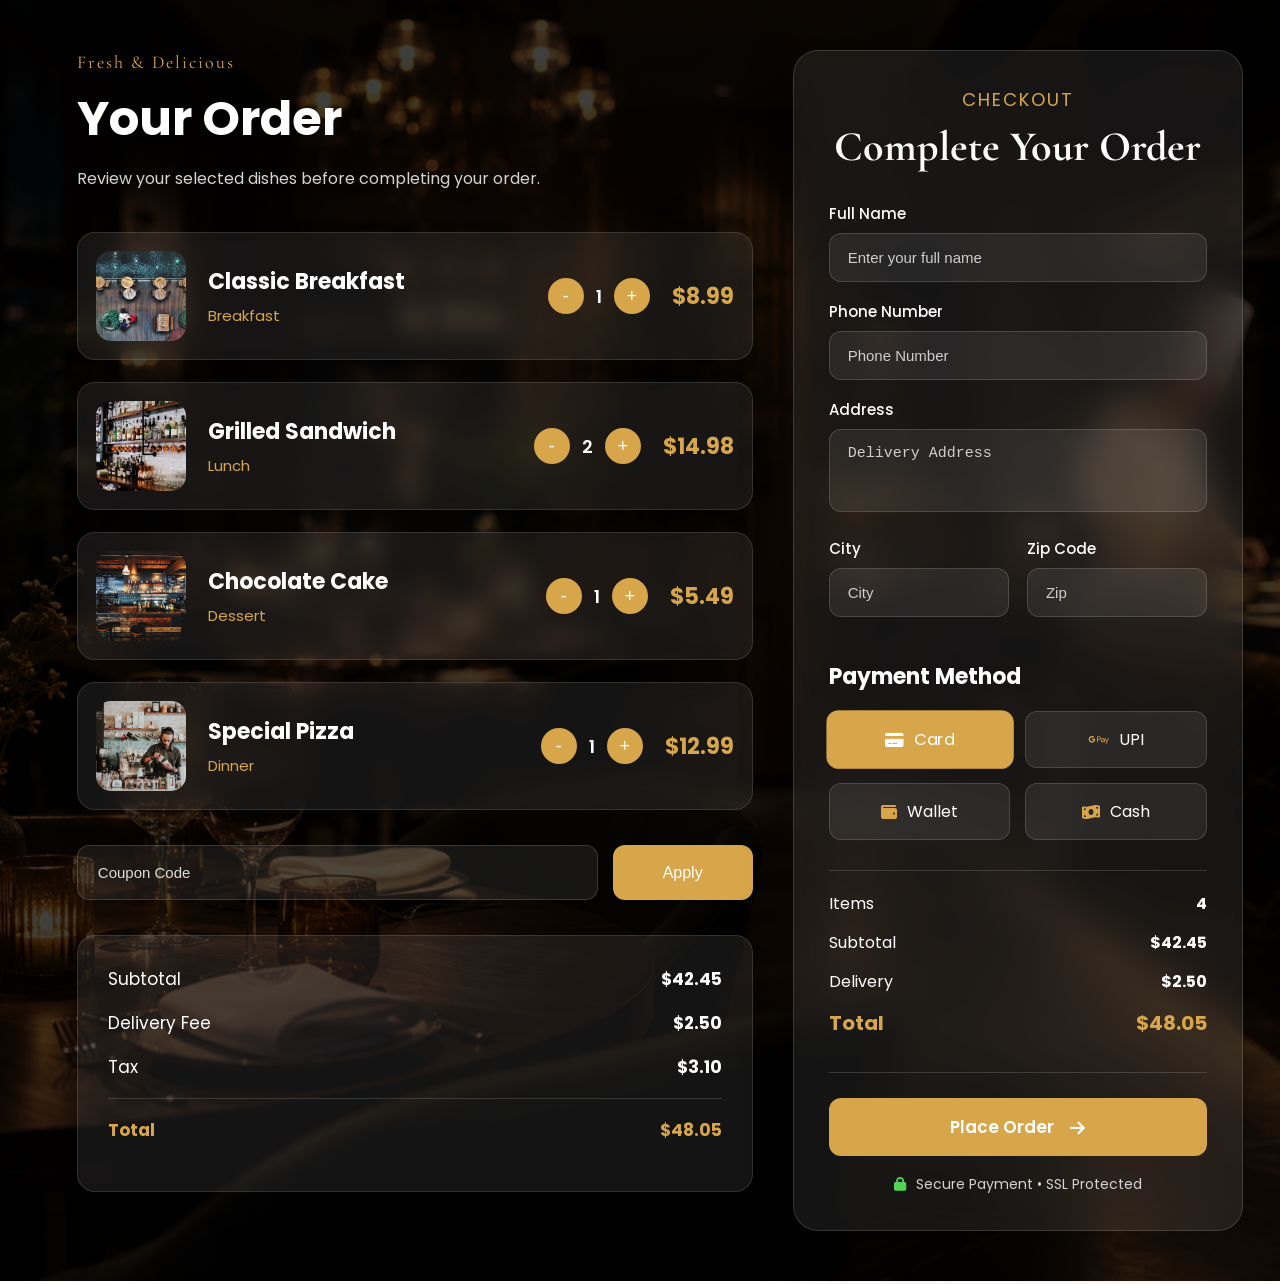
<file: order.html>
<!DOCTYPE html>
<html lang="en">

<head>

<meta charset="UTF-8">
<meta name="viewport" content="width=device-width, initial-scale=1.0">

    <title>Restaurant Order & Checkout</title>

    <link rel="stylesheet" href="order-style.css">
    <link href="https://fonts.googleapis.com/css2?family=Poppins:wght@300;400;500;600;700&family=Cormorant+Garamond:wght@400;600;700&display=swap" rel="stylesheet">
    <link rel="stylesheet"
    href="https://cdnjs.cloudflare.com/ajax/libs/font-awesome/6.7.2/css/all.min.css">

</head>

<body>

<section class="main-container">

    <div class="order-panel">

        <div class="heading">

            <span>Fresh & Delicious</span>

            <h1>Your Order</h1>

            <p>
                Review your selected dishes before completing your order.
            </p>

        </div>

        <div class="food-list">

            <div class="food-card">

                <img src="./image/blog1.jpg">

                <div class="food-details">

                    <h3>Classic Breakfast</h3>
                    <p>Breakfast</p>

                </div>

                <div class="qty">

                    <button>-</button>
                    <span>1</span>
                    <button>+</button>

                </div>

                <h4>$8.99</h4>

            </div>

            <div class="food-card">

                <img src="./image/blog2.jpg">

                <div class="food-details">

                    <h3>Grilled Sandwich</h3>
                    <p>Lunch</p>

                </div>

                <div class="qty">

                    <button>-</button>
                    <span>2</span>
                    <button>+</button>

                </div>

                <h4>$14.98</h4>

            </div>

            <div class="food-card">

                <img src="./image/blog3.jpg">

                <div class="food-details">

                    <h3>Chocolate Cake</h3>
                    <p>Dessert</p>

                </div>

                <div class="qty">

                    <button>-</button>
                    <span>1</span>
                    <button>+</button>

                </div>

                <h4>$5.49</h4>

            </div>

            <div class="food-card">

                <img src="./image/insta-4.jpg">

                <div class="food-details">

                    <h3>Special Pizza</h3>
                    <p>Dinner</p>

                </div>

                <div class="qty">

                    <button>-</button>
                    <span>1</span>
                    <button>+</button>

                </div>

                <h4>$12.99</h4>

            </div>

        </div>

        <div class="coupon">

            <input type="text" placeholder="Coupon Code">
            <button>Apply</button>

        </div>

        <div class="price-box">

            <div>

                <span>Subtotal</span>
                <strong>$42.45</strong>

            </div>

            <div>

                <span>Delivery Fee</span>
                <strong>$2.50</strong>

            </div>

            <div>

                <span>Tax</span>
                <strong>$3.10</strong>

            </div>

            <div class="grand-total">

                <span>Total</span>
                <strong>$48.05</strong>

            </div>

        </div>

    </div>

    <div class="checkout-panel">

        <div class="checkout-card">

            <span class="small-title">
                Checkout
            </span>

            <h2>
                Complete Your Order
            </h2>

            <form>

                <div class="input-group">

                    <label>Full Name</label>

                    <input
                    type="text"
                    placeholder="Enter your full name">

                </div>

                <div class="input-group">

                    <label>Phone Number</label>

                    <input
                    type="tel"
                    placeholder="Phone Number">

                </div>

                <div class="input-group">

                    <label>Address</label>

                    <textarea
                    rows="3"
                    placeholder="Delivery Address"></textarea>

                </div>

                <div class="double-input">

                    <div class="input-group">

                        <label>City</label>

                        <input
                        type="text"
                        placeholder="City">

                    </div>

                    <div class="input-group">

                        <label>Zip Code</label>

                        <input
                        type="text"
                        placeholder="Zip">

                    </div>

                </div>

                <h3 class="payment-heading">
                    Payment Method
                </h3>

                <div class="payment-method">

                    <label>

                        <input type="radio" name="pay" checked>

                        <span>
                            <i class="fa-solid fa-credit-card"></i>
                            Card
                        </span>

                    </label>

                    <label>

                        <input type="radio" name="pay">

                        <span>
                            <i class="fa-brands fa-google-pay"></i>
                            UPI
                        </span>

                    </label>

                    <label>

                        <input type="radio" name="pay">

                        <span>
                            <i class="fa-solid fa-wallet"></i>
                            Wallet
                        </span>

                    </label>

                    <label>

                        <input type="radio" name="pay">

                        <span>
                            <i class="fa-solid fa-money-bill-wave"></i>
                            Cash
                        </span>

                    </label>

                </div>

                <div class="checkout-summary">

                    <div class="summary-row">

                        <span>Items</span>
                        <strong>4</strong>

                    </div>

                    <div class="summary-row">

                        <span>Subtotal</span>
                        <strong>$42.45</strong>

                    </div>

                    <div class="summary-row">

                        <span>Delivery</span>
                        <strong>$2.50</strong>

                    </div>

                    <div class="summary-row total-row">

                        <span>Total</span>
                        <strong>$48.05</strong>

                    </div>

                </div>

                <a href="index.html" class="place-order">
                    Place Order
                    <i class="fa-solid fa-arrow-right"></i>
                </a>

                <p class="secure">

                    <i class="fa-solid fa-lock"></i>
                    Secure Payment • SSL Protected

                </p>

            </form>

        </div>

    </div>

</section>

</body>

</html>
</file>
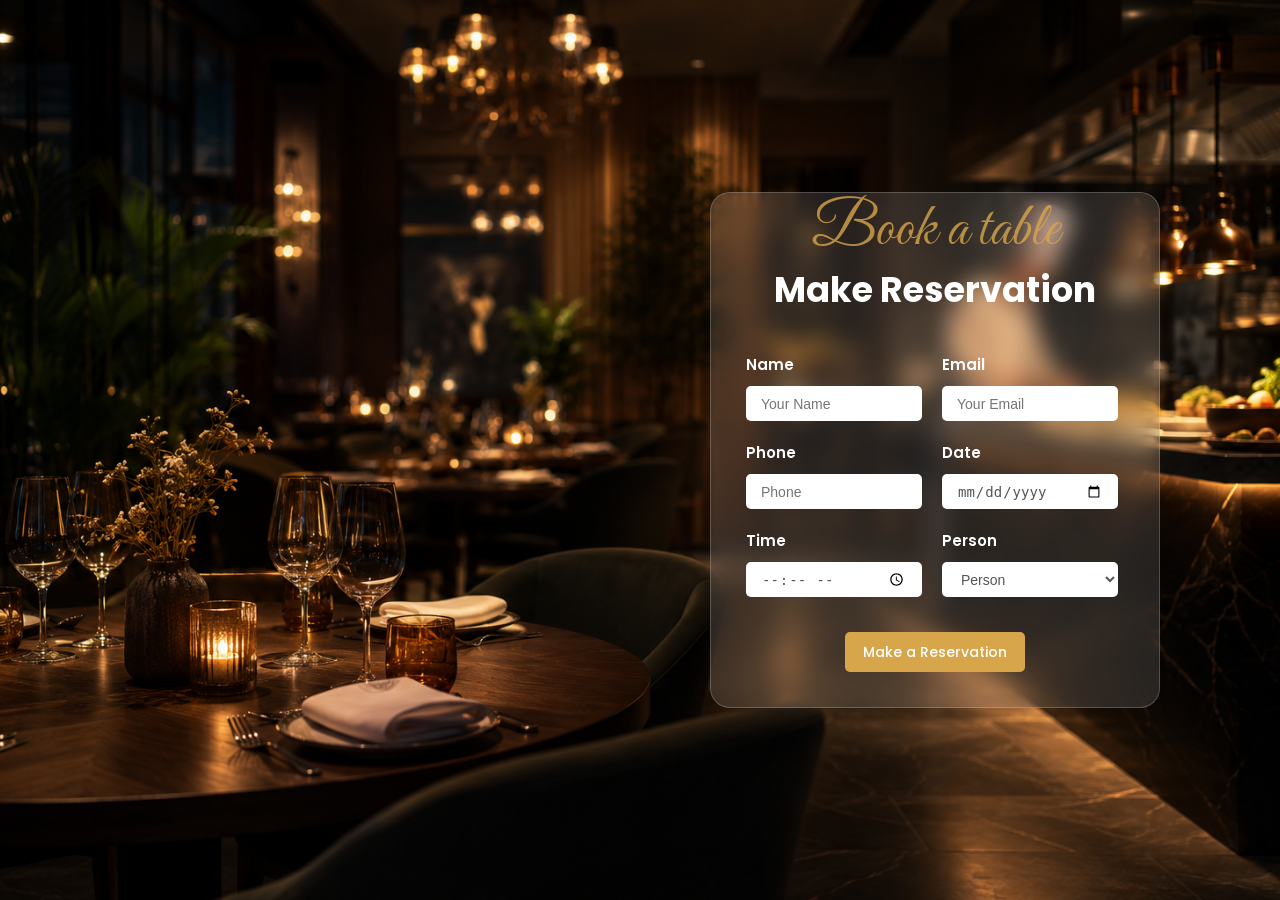
<file: reservation.html>
<!DOCTYPE html>
<html lang="en">
<head>

<meta charset="UTF-8">
<meta name="viewport" content="width=device-width, initial-scale=1.0">

    <title>Feliciano Restaurant</title>

    <link rel="stylesheet" href="reservation-style.css">
    <link rel="stylesheet" href="https://cdnjs.cloudflare.com/ajax/libs/font-awesome/6.5.1/css/all.min.css">
    <link href="https://fonts.googleapis.com/css2?family=Cormorant+Garamond:wght@400;600;700&family=Poppins:wght@300;400;500;600&display=swap" rel="stylesheet">
    <link href="https://fonts.googleapis.com/css2?family=Cormorant+Garamond:wght@500;700&family=Great+Vibes&family=Poppins:wght@300;400;600&display=swap" rel="stylesheet">
    <link href="https://unpkg.com/aos@2.3.1/dist/aos.css" rel="stylesheet">
    <link href="https://fonts.googleapis.com/css2?family=Cormorant+Garamond:wght@500;700&family=Great+Vibes&display=swap" rel="stylesheet">
    <link rel="stylesheet" href="https://cdnjs.cloudflare.com/ajax/libs/font-awesome/6.7.2/css/all.min.css">

</head>

<body>

<!-- <section1> -->

    <div class="reservation-section">

        <div class="reservation-box" data-aos="flip-left" data-aos-easing="ease-out-cubic" data-aos-duration="2000">

            <div class="reservation-header">

                <span class="reservation-script">
                    Book a table
                </span>

                <h1>
                    Make Reservation
                </h1>

            </div>

            <form class="reservation-form">

                <div class="input-box">
                    <label>Name</label>
                    <input type="text" placeholder="Your Name">
                </div>

                <div class="input-box">
                    <label>Email</label>
                    <input type="email" placeholder="Your Email">
                </div>

                <div class="input-box">
                    <label>Phone</label>
                    <input type="text" placeholder="Phone">
                </div>

                <div class="input-box">
                    <label>Date</label>
                    <input type="date">
                </div>

                <div class="input-box">
                    <label>Time</label>
                    <input type="time">
                </div>

                <div class="input-box">
                    <label>Person</label>
                    <select>
                        <option>Person</option>
                        <option>1 Person</option>
                        <option>2 Persons</option>
                        <option>3 Persons</option>
                        <option>4 Persons</option>
                    </select>
                </div>

            </form>

            <a href="index.html" class="reserve-btn">
                Make a Reservation
            </a>

        </div>

    </div>

<!-- </section1> -->

<script src="https://unpkg.com/aos@2.3.1/dist/aos.js"></script>

<script>
  AOS.init();
</script>

</body>
</html>
</file>
<file: style.css>
*{
    margin:0;
    padding:0;
    box-sizing:border-box;
}

body{
    font-family:'Poppins',sans-serif;
    background:#050505;
    color:white;
}

/* TOP BAR */

.topbar{
    height:45px;
    width:100%;
    padding:0 8%;
    border-bottom:1px solid rgba(255,255,255,.3);
    display:flex;
    justify-content:space-between;
    align-items:center;
    font-size:14px;
}

.topbar div{
    display:flex;
    align-items:center;
    gap:10px;

}

.topbar i{
    margin-right:10px;
    color:#d8a64a;
}

/* NAVBAR */

.nav{
    height:80px;
    width:100%;
    padding:0 8%;
    display:flex;
    align-items:center;
    justify-content:space-between;
    border-bottom:1px solid rgba(255,255,255,.2);
}

.nav h2{
    font-family:'Cormorant Garamond',serif;
    font-size:42px;
    color:white;
}

.nav ul{
    display:flex;
    gap:40px;
    list-style:none;
}

.nav li{
    font-size:14px;
    cursor:pointer;
    transition:.3s;
}

.nav li:hover{
    color:#d8a64a;
}

.nav li a{
    color:white;
    text-decoration:none;
    transition:.3s;
    font-size:15px;
}

.nav li.active a{
    color:#d8a64a;
}

.nav li a:hover{
    color:#d8a64a;
}

.active{
    color:#d8a64a;
}

.book-btn{
    width:150px;
    height:45px;
    display:flex;
    justify-content:center;
    align-items:center;
    background:#d8a64a;
    color:white;
    font-size:12px;
    border-radius:5px;
    text-decoration:none;
}

.book-btn:hover{
    color:#d8a64a;
    background: white;
}

.menu-toggle{
    display:none;
    cursor:pointer;
}

/* HERO CONTENT */

.hero{
    min-height:100vh;
    width:100%;
    background:linear-gradient(
        rgba(0,0,0,.55),
        rgba(0,0,0,.9)
    ),url("image/bg.png");
    background-size:cover;
    background-position:center;
    color:white;
    display:flex;
    flex-direction:column;
}

.hero-content{
    flex:1;
    display:flex;
    flex-direction:column;
    justify-content:center;
    align-items:center;
    text-align:center;
}

.hero-content h3{
    font-family: "Great Vibes", cursive;
    font-size:70px;
    color:#d8a64a;
}

.hero-content h1{
    font-size:50px;
    letter-spacing:5px;
    font-weight:900;
}

.hero-content p{
    margin-top:20px;
    letter-spacing:10px;
    font-size:12px;
}

.hero-content a{
    margin-top:35px;
    height:50px;
    width:210px;
    display:flex;
    justify-content:center;
    align-items:center;
    border:1px solid #d8a64a;
    color:#d8a64a;
    text-decoration:none;
    letter-spacing:4px;
    font-size:14px;
    transition:.4s;
}

.hero-content a:hover{
    transform:translateY(-5px);
    border:1px solid white;
    color:white;
}

.line{
    display:flex;
    align-items:center;
    gap:20px;
    margin-top:20px;
}

.line span{
    width:100px;
    height:2px;
    background:#d8a64a;
}

.line span:first-child{
    animation:lineLeft 1.5s ease forwards;
}


.line span:last-child{
    animation:lineRight 1.5s ease forwards;
}

.line i{
    color:#d8a64a;
    font-size:25px;
    animation:leafShow 1.5s ease forwards;
}

/* LEFT LINE ANIMATION */

@keyframes lineLeft{

    from{
        transform:translateX(-120px);
        opacity:0;
    }

    to{
        transform:translateX(0);
        opacity:1;
    }

}

/* RIGHT LINE ANIMATION */

@keyframes lineRight{

    from{
        transform:translateX(120px);
        opacity:0;
    }

    to{
        transform:translateX(0);
        opacity:1;
    }

}

/* LEAF ANIMATION */

@keyframes leafShow{

    from{
        opacity:0;
        transform:scale(0);
    }

    to{
        opacity:1;
        transform:scale(1);
    }

}


/* section2 */

.about-section{
    width:100%;
    min-height:900px;
    display:flex;
    flex-direction:column;
    justify-content:center;
    align-items:center;
    background:radial-gradient(circle,rgba(216,166,74,.2),transparent 40%),#050505;
}

.about-container{
    width:85%;
    display:flex;
    justify-content:center;
    align-items:center;
    gap:50px;
}

/* IMAGES */

.about-images{
    width:50%;
    height:500px;
    display:flex;
    align-items:center;
    gap:20px;
}

.about-images img{
    width:50%;
    height: 100%;
    object-fit:cover;
    border-radius:15px;
    animation:imageShow 1.5s ease;
}

.chef-one{
    width:40%;
    height:460px;
}

.chef-two{
    width:40%;
    height:420px;
    margin-top:60px;
}

/* CONTENT */

.about-content{
    width:50%;
    animation:slideRight 1.5s ease;
}

/* ABOUT FONT */

.about-script{
    font-family:'Great Vibes',cursive;
    color:#d8a64a;
    font-size:70px;
    line-height:0.8;
}

.about-content h1{
    font-family:'Cormorant Garamond',serif;
    font-size:55px;
    color:#ffffff;
    font-weight:700;
    line-height:1.1;
}

.about-content p{
    font-family:'Poppins',sans-serif;
    color:rgba(255,255,255,0.75);
    font-size:14px;
    line-height:1.8;
}

.chef-one{
    width:48%;
    height:460px;
    border-radius: 15px;
}

.chef-two{
    width:40%;
    height:420px;
    border-radius: 15px;
    margin-top:60px;
}

.time{
    margin-top:20px;
    color:rgba(255,255,255,0.85);
}

.about-content h2{
    color:#d8a64a;
    font-size:35px;
    margin-top:20px;
}

/* BOTTOM */

.about-bottom{
    width:65%;
    height:180px;
    display:flex;
    align-items:center;
    justify-content:space-between;
}

.stats{
    display:flex;
    gap:80px;
}

.stats h2{
    color:#d8a64a;
    font-size:45px;
    animation:float 3s ease-in-out infinite;
}

/* ANIMATION */

@keyframes float{
    0%,100%{
        transform:translateY(0);
    }

    50%{
        transform:translateY(-20px);
    }
}

.stats span{
    color:rgba(255,255,255,0.7);
    font-size:12px;
}

.bottom-text{
    width:250px;
    color:rgba(255,255,255,0.75);
    line-height:1.8;
}


/* section3 */

.services-section{
    width:100%;
    min-height:700px;
    background:
        radial-gradient(circle at top left, rgba(216,166,74,0.15), transparent 40%),
        radial-gradient(circle at bottom right, rgba(255,255,255,0.05), transparent 40%),
        linear-gradient(rgba(0,0,0,0.92), rgba(0,0,0,0.98));
    color:#fff;
    display:flex;
    flex-direction:column;
    justify-content:center;
    align-items:center;
    gap:50px;
}

/* HEADER */

.services-header{
    text-align:center;
    margin-bottom:50px;
}

.services-script{
    font-family:'Great Vibes',cursive;
    font-size:60px;
    color:#d8a64a;
    display:block;
    line-height:0.8;
}

.services-header h1{
    font-family:'Cormorant Garamond',serif;
    font-size:50px;
    color:#fff;
    font-weight:700;
}

/* CONTAINER */

.services-container{
    width:85%;
    display:flex;
    justify-content:space-between;
    gap:30px;
}

/* BOX */

.service-box{
    flex:1;
    height:300px;
    display:flex;
    flex-direction:column;
    justify-content:center;
    align-items:center;
    gap:20px;
    background:rgba(255,255,255,0.03);
    border:1px solid rgba(255,255,255,0.08);
    border-radius:15px;
    text-align:center;
    transition:0.4s ease;
    backdrop-filter: blur(5px);
}

/* HOVER EFFECT */

.service-box:hover{
    transform:translateY(-10px);
    border-color:#d8a64a;
    box-shadow:0 10px 30px rgba(216,166,74,0.15);
}

/* ICON */

.icon{
    width:70px;
    height:70px;
    display:flex;
    justify-content:center;
    align-items:center;
    border-radius:50%;
    background:rgba(216,166,74,0.1);
    color:#d8a64a;
    font-size:28px;
}

/* TEXT */

.service-box h2{
    font-size:22px;
    color:#fff;
}

.service-box p{
    font-size:14px;
    color:rgba(255,255,255,0.7);
    line-height:1.7;
}


/* section4 */

.menu-section{
    width:100%;
    min-height:100vh;
    display:flex;
    flex-direction:column;
    justify-content:center;
    align-items:center;
    gap:60px;
    background:
    radial-gradient(circle at top left,rgba(216,166,74,.15),transparent 35%),
    linear-gradient(rgba(0,0,0,.95),rgba(0,0,0,1));
    color:#fff;
}

/* HEADER */

.menu-header{
    width:80%;
    height:25vh;
    display:flex;
    flex-direction:column;
    justify-content:center;
    align-items:center;
}

.menu-script{
    font-family:'Great Vibes',cursive;
    font-size:60px;
    color:#d8a64a;
    display:block;
    line-height:0.8;
}

.menu-header h1{
    font-family:'Cormorant Garamond',serif;
    font-size:55px;
}

/* FLEX */

.menu-container{
    width:85%;
    display:flex;
    flex-wrap:wrap;
    overflow:hidden;
    border:1px solid rgba(255,255,255,0.08);
}

/* CARD */

.menu-card{
    flex:1 1 25%;
    min-height:280px;
}

/* IMAGE CARD */

.image-card{
    display:flex;
    justify-content:center;
    align-items:center;
    padding:20px;
}

.image-card img{
    width:70%;
    height:70%;
    object-fit:cover;
    border-radius:15px;
    transition:.4s;
}

.image-card:hover img{
    transform:scale(1.05);
}

/* CONTENT CARD */

.content-card{
    display:flex;
    flex-direction:column;
    justify-content:center;
    background:rgba(255,255,255,.03);
    gap:20px;
    padding:20px;
}

.menu-top{
    display:flex;
    justify-content:space-between;
    align-items:flex-start;
    gap:20px;
}

.menu-top h2{
    font-size:28px;
    line-height:1.3;
    flex:1;
    font-family:'Cormorant Garamond',serif;
}

.menu-top span{
    color:#d8a64a;
    font-size:24px;
    font-weight:600;
}

.content-card p{
    color:rgba(255,255,255,0.75);
    font-size:15px;
    line-height:1.8;
}

.content-card a{
    width:130px;
    height:40px;
    display:flex;
    justify-content:center;
    align-items:center;
    text-decoration:none;
    background:#d8a64a;
    color:#fff;
    font-size:14px;
    transition:.3s;
}

.content-card a:hover{
    transform:translateY(-3px);
    background:#fff;
    color:#d8a64a;
}


/* SECTION 5 */

.chef-section{
    width:100%;
    min-height:100vh;
    display:flex;
    flex-direction:column;
    justify-content:center;
    align-items:center;
    background:
    radial-gradient(circle at top left, rgba(216,166,74,0.18), transparent 35%),
    linear-gradient(rgba(0,0,0,0.92), rgba(0,0,0,1));
    color:white;
}

/* HEADER */

.chef-header{
    text-align:center;
    margin-bottom:70px;
    position:relative;
}

.chef-script{
    font-family:'Great Vibes',cursive;
    font-size:90px;
    color:#d8a64a;
    opacity:.35;
    position:absolute;
    top:-45px;
    left:50%;
    transform:translateX(-50%);
}

.chef-header h1{
    position:relative;
    z-index:2;
    font-family:'Cormorant Garamond',serif;
    font-size:55px;
    font-weight:700;
    color:white;
}

/* CONTAINER */

.chef-container{
    width:85%;
    display:flex;
    justify-content:center;
    gap:30px;
}

/* CARD */

.chef-card{
    flex:1;
    min-height:520px;
    display:flex;
    flex-direction:column;
    align-items:center;
    text-align:center;
    background:rgba(255,255,255,.03);
    border-radius:15px;
    overflow:hidden;
    transition:.4s;
}

.chef-card:hover{
    transform:translateY(-12px);
    box-shadow:0 15px 40px rgba(216,166,74,.15);
}

/* IMAGE */

.chef-card img{
    width:100%;
    height:350px;
    object-fit:cover;
    border-radius:15px 15px 0 0;
}

/* TEXT */

.chef-card h2{
    margin-top:20px;
    font-size:26px;
    color:white;
}

.chef-card p{
    margin-top:8px;
    color:rgba(255,255,255,.65);
    font-size:15px;
}

/* SOCIAL */

.chef-social{
    margin-top:auto;
    margin-bottom:25px;
    display:flex;
    justify-content:center;
    gap:20px;
}

.chef-social i{
    color:#d8a64a;
    font-size:20px;
    transition:.3s;
}

.chef-social i:hover{
    transform:translateY(-5px);
    color:white;
}


/* section6 */

.reservation-section{
    width:100%;
    height:100vh;
    display:flex;
    justify-content:flex-end;
    align-items:center;
    background:url("./image/bg-2.png");
    background-size:cover;
    background-position:center;
    position:relative;
}

.reservation-section::before{
    content:"";
    position:absolute;
    width:100%;
    height:100%;
    /* background:rgba(0,0,0,.45); */
}

/* FORM BOX */

.reservation-box{
    width:450px;
    margin-right:120px;
    display:flex;
    flex-direction:column;
    background:rgba(255,255,255,.12);
    backdrop-filter:blur(12px);
    -webkit-backdrop-filter:blur(12px);
    border:1px solid rgba(255,255,255,.2);
    border-radius:20px;
    padding:35px;
    position:relative;
    z-index:2;
}

/* HEADER */

.reservation-header{
    text-align:center;
    margin-bottom:35px;
    position:relative;
    height:90px;
}

.reservation-script{
    font-family:'Great Vibes',cursive;
    font-size:60px;
    color:#d8a64a;
    opacity:.8;
    position:absolute;
    top:-35px;
    left:50%;
    transform:translateX(-50%);
    width:100%;
}

.reservation-header h1{
    font-family:'Poppins',sans-serif;
    font-size:35px;
    color:white;
    position:absolute;
    top:35px;
    left:0;
    width: 100%;
    z-index:2;
}

/* FORM */

.reservation-form{
    width:100%;
    display:flex;
    flex-wrap:wrap;
    gap:20px;
}

.input-box{
    display:flex;
    flex:1 1 45%;
    flex-direction:column;
    gap:10px;
}

.input-box label{
    font-size:15px;
    font-weight:600;
    margin-bottom:10px;
    color:white;
}

.input-box input,
.input-box select{
    width:100%;
    height:40px;
    border:none;
    outline:none;
    padding:0 15px;
    font-size:14px;
    background:white;
    color:#555;
    border-radius:5px;
    transition:.3s;
}

.input-box input:focus,
.input-box select:focus{
    border:2px solid #d8a64a;
}

/* BUTTON */

.reserve-btn{
    width:180px;
    height:40px;
    display:flex;
    justify-content:center;
    align-items:center;
    background:#d8a64a;
    color:white;
    font-size:14px;
    text-decoration:none;
    cursor:pointer;
    margin:35px auto 0;
    transition:.4s;
    align-self:center;
    border-radius:5px;
}

.reserve-btn:hover{
    transform:scale(1.1);
    background:white;
    color:#d8a64a;
}


/* section7 */

.testimonial-section{
    width:100%;
    height:750px;
    display:flex;
    flex-direction:column;
    justify-content:center;
    align-items:center;
    background:
    radial-gradient(circle at top left, rgba(216,166,74,0.15), transparent 35%),
    radial-gradient(circle at bottom right, rgba(255,255,255,0.04), transparent 40%),
    linear-gradient(rgba(0,0,0,0.95), rgba(0,0,0,1)),
    url("image/bg3.png");
    background-size:cover;
    background-position:center;
}

/* HEADER */

.testimonial-header{
    width:80%;
    height:180px;
    display:flex;
    justify-content:center;
    text-align:center;
    position:relative;
}

.testimonial-script{
    font-family:'Great Vibes',cursive;
    font-size:75px;
    color:#d8a64a;
    opacity:.8;
    position:absolute;
    top:0;
    transform:translateX(-50%);
}

.testimonial-header h1{
    font-family:'Poppins',sans-serif;
    font-size:50px;
    color:white;
    position:absolute;
    bottom:20px;
}

/* CONTAINER */

.testimonial-container{
    width:85%;
    height:400px;
    display:flex;
    justify-content:center;
    align-items:center;
    gap:50px;
}

/* CARD */

.testimonial-card{
    flex:1;
    display:flex;
    flex-direction:column;;
    text-align:center;
    animation:cardShow 1.5s ease;
}

/* IMAGE */

.testimonial-img{
    width:120px;
    height:120px;
    margin:auto;
    position:relative;
}

.testimonial-img img{
    width:100%;
    height:100%;
    border-radius:50%;
    object-fit:cover;
    transition:.5s;
    animation:float 3s ease-in-out infinite;
    transform:scale(1.15);
    box-shadow:0 0 25px #d8a64a;
}

/* ANIMATION */

@keyframes float{
    0%,100%{
        transform:translateY(0);
    }

    50%{
        transform:translateY(-20px);
    }
}

/* .testimonial-img img:hover{
    transform:scale(1.15);
    box-shadow:0 0 25px #d8a64a;
} */

/* QUOTE */

.testimonial-img span{
    width:38px;
    height:38px;
    background:#d8a64a;
    color:white;
    border-radius:50%;
    display:flex;
    justify-content:center;
    align-items:center;
    position:absolute;
    bottom:0;
    right:0;
}

/* TEXT */

.testimonial-card p{
    font-size:16px;
    line-height:1.8;
    color:#ddd;
    margin-top:30px;
}

.testimonial-card h2{
    font-size:28px;
    color:white;
    margin-top:25px;
}

.testimonial-card h4{
    font-size:12px;
    letter-spacing:4px;
    color:#d8a64a;
}

/* DOTS */

.testimonial-dots{
    display:flex;
    justify-content:center;
    gap:12px;
    margin-top:40px;
}

.testimonial-dots span{
    width:10px;
    height:10px;
    border-radius:50%;
    background:#777;
}

.testimonial-dots .dot-active{
    background:#d8a64a;
}

/* ANIMATION */

@keyframes cardShow{
    from{
        opacity:0;
        transform:translateY(80px);
    }

    to{
        opacity:1;
        transform:translateY(0);
    }
}


/* section8 */

.blog-section{
    width:100%;
    height:850px;
    background:
    radial-gradient(circle at bottom right, rgba(255,255,255,0.04), transparent 40%),
    linear-gradient(rgba(0,0,0,0.95), rgba(0,0,0,1)),
    url("image/bg4.png");
    background-size:cover;
    background-position:center;
    display:flex;
    flex-direction:column;
    justify-content:center;
    align-items:center;
    position:relative;
    overflow:hidden;
}

/* GOLD LIGHT */

.blog-section::before{
    content:"";
    position:absolute;
    width:300px;
    height:300px;
    background:#d8a64a;
    filter:blur(130px);
    top:-120px;
    left:-100px;
    opacity:.35;
}

/* HEADER */

.blog-header{
    width:80%;
    height:140px;
    text-align:center;
    position:relative;
    margin-bottom:60px;
    z-index:2;
}

.blog-script{
    font-family:'Great Vibes',cursive;
    font-size:90px;
    color:#d8a64a;
    opacity:.8;
    position:absolute;
    top:-45px;
    left:50%;
    transform:translateX(-50%);
}

.blog-header h1{
    font-family:'Cormorant Garamond',serif;
    font-size:60px;
    color:white;
    font-weight:700;
    position:absolute;
    top:45px;
    width:100%;
}

/* CONTAINER */

.blog-container{
    width:85%;
    display:flex;
    justify-content:center;
    gap:35px;
    z-index:2;
}

/* CARD */

.blog-card{
    width:30%;
    height:500px;
    background:rgba(20,20,20,.75);
    border:1px solid rgba(255,255,255,.18);
    backdrop-filter:blur(10px);
    border-radius:15px;
    overflow:hidden;
    transition:.5s;
    animation:blogShow 1.5s ease;
}

.blog-card:hover{
    transform:translateY(-15px);
    border-color:#d8a64a;
    box-shadow:0 20px 45px rgba(216,166,74,.25);
}

/* IMAGE */

.blog-card img{
    width:100%;
    height:260px;
    object-fit:cover;
    transition:.6s;
}

.blog-card:hover img{
    transform:scale(1.12);
}

/* CONTENT */

.blog-content{
    padding:30px;
}

.blog-meta{
    display:flex;
    gap:20px;
    margin-bottom:25px;
}

.blog-meta i{
color:#d8a64a;
font-size:18px;
margin-right:10px;
}

.blog-meta span{
display:flex;
align-items:center;
gap:5px;
color:#aaa;
font-size:14px;
}

.blog-content h2{
    font-family:'Cormorant Garamond',serif;
    font-size:30px;
    line-height:1.3;
    color:white;
    margin-bottom:35px;
}

/* BOTTOM */

.blog-bottom{
    display:flex;
    justify-content:space-between;
    align-items:center;
}

.blog-bottom a{
    text-decoration:none;
    color:#d8a64a;
    font-size:16px;
    font-weight:400;
    transition:.3s;
}

.blog-bottom a:hover{
    letter-spacing:2px;
}

.blog-bottom i{
    color:#d8a64a;
}

.blog-bottom span{
    color:#aaa;
}

/* ANIMATION */

@keyframes blogShow{

    from{
        opacity:0;
        transform:translateY(80px);
    }
    
    to{
        opacity:1;
        transform:translateY(0);
    }

}


/* section9 */

.footer-section{
    width:100%;
    background:
    radial-gradient(
        circle at top left,
        rgba(216,166,74,.15),
        transparent 35%
    ),
    linear-gradient(
        rgba(0,0,0,.95),
        rgba(0,0,0,1)
    );
    padding:80px 8% 40px;
}

.footer-container{
    display:flex;
    justify-content:space-between;
    gap:50px;
    margin-bottom:60px;
}

.footer-box{
    width:25%;
}

.footer-box h2{
    font-family:'Poppins',sans-serif;
    font-size:28px;
    color:white;
    margin-bottom:30px;
}

.footer-box p{
    font-size:16px;
    line-height:2;
    color:#aaa;
}

/* SOCIAL */

.footer-social{
    display:flex;
    gap:15px;
    margin-top:30px;
}

.footer-social a{
    width:45px;
    height:45px;
    background:#18181b;
    border-radius:50%;
    display:flex;
    justify-content:center;
    align-items:center;
    text-decoration:none;
    transition:.3s;
}

.footer-social a i{
    color:white;
    font-size:18px;
}

.footer-social a:hover{
    background:#d8a64a;
}

/* OPEN HOURS */

.footer-hours p{
    display:flex;
    justify-content:space-between;
    margin-bottom:15px;
    color:#aaa;
    font-size:15px;
}

/* GALLERY */

.footer-gallery{
    display:flex;
    flex-wrap:wrap;
    gap:5px;
}

.footer-gallery img{
    width:32%;
    height:90px;
    object-fit:cover;
}

/* NEWSLETTER */

.newsletter-form{
    margin-top:25px;
    display:flex;
    flex-direction:column;
    gap:10px;
}

.newsletter-form input{
    width:100%;
    height:55px;
    border:none;
    outline:none;
    background:#18181b;
    padding:0 20px;
    font-size:15px;
    color:white;
}

.newsletter-form button{
    width:100%;
    height:55px;
    border:none;
    background:#d8a64a;
    color:white;
    font-size:16px;
    cursor:pointer;
    transition:.3s;
}

.newsletter-form button:hover{
    background:white;
    color:#d8a64a;
}

/* BOTTOM */

.footer-bottom{
    text-align:center;
    border-top:1px solid rgba(255,255,255,.08);
    padding-top:30px;
}

.footer-bottom p{
    font-size:15px;
    color:#888;
}


/* ============================================
   RESPONSIVE FIXES — append to the end of style.css
   Breakpoints: 1024px (tablet), 768px (small tablet/large phone), 480px (phone)
   ============================================ */

/* Keep chef portrait faces in frame regardless of card width — applies at every size */
.chef-card img{
    object-position: top center;
}

/* ---------- TABLET: max-width 1024px ---------- */
@media (max-width: 1024px) {

    .topbar{
        padding:0 5%;
        font-size:12px;
    }

    .nav{
        padding:0 5%;
    }

    .about-container{
        width:90%;
        gap:30px;
    }

    .about-images{
        height:420px;
    }

    .services-container{
        width:90%;
        gap:20px;
    }

    .menu-container{
        width:90%;
    }

    .menu-card{
        flex:1 1 100%; /* single column — a 2-col wrap breaks the image/dish pairing order */
        min-height:auto;
    }

    .image-card img{
        width:60%;
        height:280px;
    }

    .content-card{
        padding:25px 30px;
    }

    .chef-container{
        width:90%;
        flex-wrap:wrap;
    }

    .chef-card{
        flex:1 1 45%; /* 2 columns instead of 4 */
        min-height:460px;
    }

    .chef-card img{
        height:320px; /* shorter box = less symmetric crop at the wider tablet width */
    }

    .reservation-box{
        margin-right:60px;
        width:400px;
    }

    .testimonial-container{
        width:90%;
        gap:25px;
    }

    .blog-container{
        width:90%;
        gap:20px;
    }

    .blog-card{
        width:45%; /* 2 columns instead of 3 */
    }

    .footer-container{
        flex-wrap:wrap;
        gap:40px;
    }

    .footer-box{
        width:45%;
    }
}

/* ---------- SMALL TABLET / LARGE PHONE: max-width 768px ---------- */
@media (max-width: 768px) {

    /* TOPBAR — stack and shrink */
    .topbar{
        flex-direction:column;
        height:auto;
        padding:10px 5%;
        gap:6px;
        text-align:center;
    }

    /* NAV — enable hamburger menu */
    .nav{
        padding:15px 5%;
        flex-wrap:wrap;
        position:relative;
        height:auto;
    }

    .nav h2{
        font-size:32px;
    }

    .menu-toggle{
        display:flex;
        align-items:center;
        gap:8px;
        font-size:14px;
        order:2;
    }

    .nav ul{
        display:none;
        flex-direction:column;
        width:100%;
        gap:0;
        order:4;
        margin-top:15px;
    }

    .nav ul.show{
        display:flex;
    }

    .nav ul li{
        width:100%;
        padding:12px 0;
        border-bottom:1px solid rgba(255,255,255,.1);
        text-align:center;
    }

    .book-btn{
        order:3;
        width:120px;
        height:38px;
        font-size:11px;
    }

    /* HERO */
    .hero-content h3{
        font-size:48px;
    }

    .hero-content h1{
        font-size:32px;
        letter-spacing:3px;
        text-align:center;
        padding:0 20px;
    }

    .hero-content p{
        letter-spacing:6px;
        font-size:10px;
        text-align:center;
        padding:0 20px;
    }

    /* ABOUT — stack image and content */
    .about-section{
        min-height:auto;
        padding:60px 0;
    }

    .about-container{
        flex-direction:column;
        width:88%;
    }

    .about-images{
        width:100%;
        height:auto;
        flex-direction:row; /* explicit — stay side by side, don't stack */
        align-items:flex-start;
    }

    .chef-one, .chef-two{
        width:50%;
        height:320px;
        margin-top:0;
        object-position: top center; /* avoid cropping the chef's face when the box shrinks */
    }

    .about-content{
        width:100%;
        text-align:center;
    }

    .about-script{
        font-size:50px;
    }

    .about-content h1{
        font-size:36px;
    }

    .about-bottom{
        width:88%;
        height:auto;
        flex-direction:column;
        gap:30px;
        padding:30px 0;
    }

    .stats{
        flex-wrap:wrap;
        justify-content:center;
        gap:35px;
    }

    .bottom-text{
        width:100%;
        text-align:center;
    }

    /* SERVICES */
    .services-section{
        min-height:auto;
        padding:60px 0;
    }

    .services-container{
        flex-direction:column;
        width:88%;
    }

    .service-box{
        height:220px;
    }

    /* MENU */
    .menu-section{
        min-height:auto;
        padding:60px 0;
    }

    .menu-header{
        height:auto;
        margin-bottom:20px;
    }

    .menu-header h1{
        font-size:40px;
    }

    .menu-container{
        width:88%;
    }

    .menu-card{
        flex:1 1 100%; /* single column */
    }

    /* CHEF */
    .chef-section{
        min-height:auto;
        padding:80px 0 60px;
    }

    .chef-container{
        width:88%;
    }

    .chef-card{
        flex:1 1 100%;
        min-height:auto;
    }

    .chef-card img{
        height:300px;
        object-position: top center;
    }

    .menu-container{
        width:88%;
    }

    .image-card img{
        width:75%;
        height:220px;
    }

    /* RESERVATION */
    .reservation-section{
        height:auto;
        justify-content:center;
        padding:60px 0;
    }

    .reservation-box{
        width:88%;
        margin-right:0;
    }

    .input-box{
        flex:1 1 100%;
    }

    /* TESTIMONIALS */
    .testimonial-section{
        height:auto;
        padding:60px 0;
    }

    .testimonial-header{
        width:88%;
        height:auto;
        padding-top:60px;
    }

    .testimonial-script{
        font-size:55px;
    }

    .testimonial-header h1{
        font-size:36px;
        position:static;
    }

    .testimonial-container{
        flex-direction:column;
        width:88%;
        height:auto;
        gap:50px;
    }

    /* BLOG */
    .blog-section{
        height:auto;
        padding:60px 0;
    }

    .blog-header{
        width:88%;
        height:auto;
        padding-top:60px;
    }

    .blog-header h1{
        font-size:42px;
        position:static;
    }

    .blog-container{
        flex-direction:column;
        width:88%;
    }

    .blog-card{
        width:100%;
        height:auto;
    }

    /* FOOTER */
    .footer-section{
        padding:60px 5% 30px;
    }

    .footer-container{
        flex-direction:column;
        gap:40px;
    }

    .footer-box{
        width:100%;
    }
}

/* ---------- PHONE: max-width 480px ---------- */
@media (max-width: 480px) {

    .topbar{
        font-size:11px;
    }

    .nav h2{
        font-size:26px;
    }

    .hero-content h3{
        font-size:36px;
    }

    .hero-content h1{
        font-size:24px;
        letter-spacing:2px;
    }

    .hero-content a{
        width:170px;
        height:44px;
        font-size:12px;
    }

    .about-images{
        gap:12px;
    }

    .chef-one, .chef-two{
        width:50%;
        height:220px; /* still side by side, just smaller for narrow phones */
    }

    .about-script,
    .services-script,
    .menu-script{
        font-size:42px;
    }

    .about-content h1{
        font-size:28px;
    }

    .services-header h1,
    .menu-header h1{
        font-size:30px;
    }

    .stats{
        gap:20px;
    }

    .stats h2{
        font-size:34px;
    }

    .chef-script{
        font-size:60px;
    }

    .chef-header h1{
        font-size:32px;
    }

    .chef-card img{
        height:240px;
        object-position: top center;
    }

    .image-card img{
        width:85%;
        height:200px;
    }

    .reservation-box{
        padding:20px;
    }

    .reservation-header h1{
        font-size:26px;
    }

    .testimonial-script{
        font-size:42px;
    }

    .testimonial-header h1{
        font-size:28px;
    }

    .blog-script{
        font-size:60px;
    }

    .blog-header h1{
        font-size:30px;
    }

    .footer-gallery img{
        height:70px;
    }
}

/* ==========================================
   REMOVE ANIMATIONS IN RESPONSIVE VIEW
   ========================================== */

@media (max-width: 1024px) {

    *,
    *::before,
    *::after{
        animation: none !important;
        transition: none !important;
        scroll-behavior: auto !important;
    }

    /* Remove hover movements */
    .service-box:hover,
    .chef-card:hover,
    .blog-card:hover,
    .image-card:hover img,
    .content-card a:hover,
    .hero-content a:hover,
    .reserve-btn:hover{
        transform: none !important;
        box-shadow: none !important;
    }

    /* Remove floating effect */
    .stats h2,
    .testimonial-img img{
        animation: none !important;
        transform: none !important;
    }

    /* Remove line & icon animations */
    .line span,
    .line i{
        animation: none !important;
    }

    /* Remove entry animations */
    .about-images img,
    .about-content,
    .testimonial-card,
    .blog-card{
        animation: none !important;
    }
}
</file>
<file: contactus-style.css>
*{
    margin:0;
    padding:0;
    box-sizing:border-box;
}

body{
    font-family:'Poppins',sans-serif;
    background:#050505;
    -webkit-font-smoothing:antialiased;
}

/* HERO */

.hero{
    min-height:50vh;
    background:
    linear-gradient(
        rgba(0,0,0,.55),
        rgba(0,0,0,.85)
    ),
    url("./image/menu\ bg-1.png");
    background-size:cover;
    background-position:center;
    padding:0 8%;
    color:white;
    display:flex;
    flex-direction:column;
}

/* NAVBAR */

.nav{
    height:90px;
    display:flex;
    align-items:center;
    justify-content:space-between;
}

.nav h2{
    font-family:'Cormorant Garamond',serif;
    font-size:48px;
    font-weight:700;
    letter-spacing:1px;
    color:white;
}

.nav h2 a{
    color:white;
    text-decoration:none;
}

.nav h2 a:hover{
    color:#d8a64a
}

.nav ul{
    display:flex;
    gap:30px;
    list-style:none;
}

.nav li{
    font-family:'Poppins',sans-serif;
    font-size:15px;
    font-weight:400;
    letter-spacing:.5px;
    color:white;
    cursor:pointer;
    transition:.3s;
}

.nav li a{
    color:white;
    text-decoration:none;
    transition:.3s;
}

.nav li a:hover{
    color:#d8a64a;
}

/* ACTIVE ABOUT */

.nav li.active{
    color:#d8a64a;
    font-weight:600;
    position:relative;
}

/* HOVER */

.nav li:hover{
    color:#d8a64a;
}

/* BUTTON */

.book-btn{
    background:#d8a64a;
    border:none;
    padding:12px 30px;
    color:white;
    font-size:12px;
    border-radius:5px;
    cursor:pointer;
    transition:.3s;
    text-decoration:none;
}

.book-btn:hover{
    transform:translateY(-3px);
}


/* HERO CONTENT */

.hero-content{
    flex:1;
    display:flex;
    flex-direction:column;
    justify-content:center;
    align-items:center;    
    text-align:center;
}

/* TITLE */

.hero-content h3{
    font-family: 'Cormorant Garamond', serif;
    font-size: 70px;
    font-weight: 700;
    color:#d8a64a;
    letter-spacing: 3px;
    text-transform: uppercase;
    margin-bottom: 15px;

}

/* BREADCRUMB */

.breadcrumb{
    display:flex;
    align-items:center;
    gap:10px;
    font-family:'Poppins',sans-serif;
    font-size:18px;
    font-weight:600;
    letter-spacing:1px;
}

.breadcrumb a{
    color:white;
    text-decoration:none;
}

.breadcrumb a:hover{
    color:#d8a64a;
}

.breadcrumb span{
    color:white;
}

.active-page{
    color:#d8a64a;
}


/* SECTION 2 */

.contact-section{
    width:100%;
    min-height:450px;
    padding:80px 0;
    background:
    radial-gradient(circle at top left, rgba(216,166,74,.22), transparent 35%),
    radial-gradient(circle at bottom right, rgba(255,255,255,.08), transparent 40%),
    linear-gradient(180deg,#070707,#000);
    display:flex;
    justify-content:center;
    align-items:center;
}

/* CONTAINER */

.contact-container{
    width:80%;
}

/* TITLE */

.contact-container h2{
    font-family:'Poppins',sans-serif;
    font-size:34px;
    letter-spacing:1px;
    font-weight:700;
    color:#fff;
    margin-bottom:40px;
    position:relative;
}

.contact-container h2::after{
    content:"";
    position:absolute;
    left:0;
    bottom:-12px;
    width:80px;
    height:3px;
    background:#d8a64a;
}

/* CARDS AREA */

.contact-boxes{
    width:100%;
    display:flex;
    justify-content:space-between;
    gap:30px;
}

/* CARD */

.contact-card{
    width:25%;
    min-height:220px;
    background:
    linear-gradient(
        145deg,
        rgba(255,255,255,.15),
        rgba(255,255,255,.03)
    );
    border:1px solid rgba(216,166,74,.35);
    border-radius:18px;
    display:flex;
    align-items:center;
    padding:40px;
    backdrop-filter:blur(10px);
    transition:.4s ease;
    position:relative;
    overflow:hidden;
}

/* GOLD GLOW */

.contact-card::before{
    content:"";
    position:absolute;
    width:120px;
    height:120px;
    background:#d8a64a;
    filter:blur(80px);
    opacity:.3;
    top:-40px;
    right:-40px;
}

/* HOVER */

.contact-card:hover{
    transform:translateY(-12px);
    border-color:#d8a64a;
    box-shadow:
    0 15px 40px rgba(216,166,74,.25);

}


/* TEXT */

.contact-card p{
    color:#fff;
    font-family:'Poppins',sans-serif;
    font-size:18px;
    font-weight:500;
    line-height:2;
    position:relative;
    z-index:2;
}

/* LABEL */

.contact-card strong{
    display:block;
    color:#d8a64a;
    font-size:16px;
    letter-spacing:2px;
    margin-bottom:10px;
}


/* SECTION 3 */

.contact-form-section{
    width:100%;
    min-height:750px;
    background:
    radial-gradient(circle at top right, rgba(216,166,74,.20), transparent 35%),
    radial-gradient(circle at bottom left, rgba(255,255,255,.06), transparent 40%),
    linear-gradient(180deg,#050505,#000);
    display:flex;
    justify-content:center;
    align-items:center;
    padding:80px 0;
}

/* MAIN WRAPPER */

.contact-wrapper{
    width:80%;
    display:flex;
    gap:60px;
    align-items:center;
}

/* MAP */

.map-box{
    width:50%;
    height:600px;
    overflow:hidden;
    border-radius:25px;
    border:1px solid rgba(216,166,74,.35);
    box-shadow:
    0 20px 50px rgba(0,0,0,.5);
    position:relative;
}

.map-box::after{
    content:"";
    position:absolute;
    inset:0;
    border-radius:25px;
    box-shadow:
    inset 0 0 40px rgba(216,166,74,.25);
    pointer-events:none;
}

.map-box iframe{
    width:100%;
    height:100%;
    border:0;
}

/* FORM SIDE */

.form-box{
    width:50%;
    background:
    linear-gradient(
    145deg,
    rgba(255,255,255,.12),
    rgba(255,255,255,.03)
    );
    padding:45px;
    border-radius:25px;
    border:1px solid rgba(216,166,74,.25);
    backdrop-filter:blur(15px);
}

/* TITLE */

.form-box h2{
    font-family:'Poppins',sans-serif;
    font-size:36px;
    color:white;
    margin-bottom:35px;
    position:relative;
}

.form-box h2::after{
    content:"";
    position:absolute;
    left:0;
    bottom:-12px;
    width:75px;
    height:3px;
    background:#d8a64a;
}

/* INPUTS */

.form-box input,
.form-box textarea{
    width:100%;
    background:rgba(255,255,255,.08);
    border:1px solid rgba(255,255,255,.2);
    color:white;
    padding:0 20px;
    font-size:16px;
    font-family:'Poppins',sans-serif;
    outline:none;
    transition:.3s;
}

.form-box input{
    height:60px;
    margin-bottom:20px;
    border-radius:12px;
}

.form-box textarea{
    height:180px;
    padding-top:18px;
    resize:none;
    border-radius:12px;
}

/* PLACEHOLDER */

.form-box input::placeholder,
.form-box textarea::placeholder{
    color:#aaa;
}

/* INPUT FOCUS */

.form-box input:focus,
.form-box textarea:focus{
    border-color:#d8a64a;
    box-shadow:
    0 0 15px rgba(216,166,74,.25);
}

/* BUTTON */

.form-box button{
    margin-top:25px;
    width:200px;
    height:50px;
    border-radius:30px;
    border:none;
    background:#d8a64a;
    color:white;
    font-size:16px;
    font-weight:700;
    cursor:pointer;
    transition:.4s;
}

.form-box button:hover{
    background:white;
    color:#d8a64a;
}


/* section4 */

.footer-section{
    width:100%;
    background:
    radial-gradient(
        circle at top left,
        rgba(216,166,74,.15),
        transparent 35%
    ),
    linear-gradient(
        rgba(0,0,0,.95),
        rgba(0,0,0,1)
    );
    padding:80px 8% 40px;
}

.footer-container{
    display:flex;
    justify-content:space-between;
    gap:50px;
    margin-bottom:60px;
}

.footer-box{
    width:25%;
}

.footer-box h2{
    font-family:'Poppins',sans-serif;
    font-size:28px;
    color:white;
    margin-bottom:30px;
}

.footer-box p{
    font-size:16px;
    line-height:2;
    color:#aaa;
}

/* SOCIAL */

.footer-social{
    display:flex;
    gap:15px;
    margin-top:30px;
}

.footer-social a{
    width:45px;
    height:45px;
    background:#18181b;
    border-radius:50%;
    display:flex;
    justify-content:center;
    align-items:center;
    text-decoration:none;
    transition:.3s;
}

.footer-social a i{
    color:white;
    font-size:18px;
}

.footer-social a:hover{
    background:#d8a64a;
}

/* OPEN HOURS */

.footer-hours p{
    display:flex;
    justify-content:space-between;
    margin-bottom:15px;
    color:#aaa;
    font-size:15px;
}

/* GALLERY */

.footer-gallery{
    display:flex;
    flex-wrap:wrap;
    gap:5px;
}

.footer-gallery img{
    width:32%;
    height:90px;
    object-fit:cover;
}

/* NEWSLETTER */

.newsletter-form{
    margin-top:25px;
    display:flex;
    flex-direction:column;
    gap:10px;
}

.newsletter-form input{
    width:100%;
    height:55px;
    border:none;
    outline:none;
    background:#18181b;
    padding:0 20px;
    font-size:15px;
    color:white;
}

.newsletter-form button{
    width:100%;
    height:55px;
    border:none;
    background:#d8a64a;
    color:white;
    font-size:16px;
    cursor:pointer;
    transition:.3s;
}

.newsletter-form button:hover{
    background:white;
    color:#d8a64a;
}

/* BOTTOM */

.footer-bottom{
    text-align:center;
    border-top:1px solid rgba(255,255,255,.08);
    padding-top:30px;
}

.footer-bottom p{
    font-size:15px;
    color:#888;
}
</file>
<file: menu-style.css>
*{
    margin:0;
    padding:0;
    box-sizing:border-box;
}

body{
    font-family:'Poppins',sans-serif;
    background:#050505;
    -webkit-font-smoothing:antialiased;
}

/* HERO */

.hero{
    min-height:50vh;
    padding:0 8%;
    color:white;
    display:flex;
    flex-direction:column;
    position:relative;
    overflow:hidden;
}

/* VIDEO BACKGROUND */

.hero-video{
    position:absolute;
    top:0;
    left:0;
    width:100%;
    height:100%;
    object-fit:cover;
    z-index:-2;
}

/* DARK OVERLAY */

.hero-overlay{
    position:absolute;
    inset:0;
    background:
    linear-gradient(
        rgba(0,0,0,.55),
        rgba(0,0,0,.85)

    );
    z-index:-1;
}

/* NAVBAR */

.nav{
    height:90px;
    display:flex;
    align-items:center;
    justify-content:space-between;
}

.nav h2{
    font-family:'Cormorant Garamond',serif;
    font-size:48px;
    font-weight:700;
    letter-spacing:1px;
    color:white;
}

.nav h2 a{
    color:white;
    text-decoration:none;
}

.nav h2 a:hover{
    color:#d8a64a
}

.nav ul{
    display:flex;
    gap:30px;
    list-style:none;
}

.nav li{
    font-family:'Poppins',sans-serif;
    font-size:15px;
    font-weight:400;
    letter-spacing:.5px;
    color:white;
    cursor:pointer;
    transition:.3s;
}

.nav li a{
    color:white;
    text-decoration:none;
    transition:.3s;
}

.nav li a:hover{
    color:#d8a64a;
}

/* ACTIVE ABOUT */

.nav li.active{
    color:#d8a64a;
    font-weight:600;
    position:relative;
}

/* HOVER */

.nav li:hover{
    color:#d8a64a;
}

/* BUTTON */

.book-btn{
    background:#d8a64a;
    border:none;
    padding:12px 30px;
    color:white;
    font-size:12px;
    border-radius:5px;
    cursor:pointer;
    transition:.3s;
    text-decoration:none;
}

.book-btn:hover{
    transform:translateY(-3px);
}


/* HERO CONTENT */

.hero-content{
    flex:1;
    display:flex;
    flex-direction:column;
    justify-content:center;
    align-items:center;     
    text-align:center;
}

/* TITLE */

.hero-content h3{
    font-family: 'Cormorant Garamond', serif;
    font-size: 70px;
    font-weight: 700;
    color:#d8a64a;
    letter-spacing: 3px;
    text-transform: uppercase;
    margin-bottom: 15px;

}

/* BREADCRUMB */

.breadcrumb{
    display:flex;
    align-items:center;
    gap:10px;
    font-family:'Poppins',sans-serif;
    font-size:18px;
    font-weight:600;
    letter-spacing:1px;
}

.breadcrumb a{
    color:white;
    text-decoration:none;
}

.breadcrumb a:hover{
    color:#d8a64a;
}

.breadcrumb span{
    color:white;
}

.active-page{
    color:#d8a64a;
}


/* SECTION 2 */

.menu-section{
    width:100%;
    padding:100px 6%;
    background:
    radial-gradient(circle at top left, rgba(216,166,74,.18), transparent 35%),
    radial-gradient(circle at bottom right, rgba(255,255,255,.05), transparent 40%),
    linear-gradient(180deg,#050505,#000);
    color:white;
}

/* HEADER */

.menu-header{
    text-align:center;
    margin-bottom:50px;
    position:relative;
}

.menu-header span{
    font-family:'Great Vibes',cursive;
    font-size:75px;
    color:#d8a64a;
    position:absolute;
    top:-80px;
    left:40%;
    transform:translateX(-50%);
    opacity:.8;
}


.menu-header h1{
    font-family:'Cormorant Garamond',serif;
    font-size:55px;
    font-weight:700;
    color:white;
    letter-spacing:1px;
}

/* MENU CONTAINER */

.menu-container{
    width:100%;
    display:flex;
    flex-wrap:wrap;
    justify-content:center;
    align-items:flex-start;
    gap:30px;
}

/* MENU CARD */

.menu-card{
    width:31%;
    padding:40px 25px;
    background:rgba(255,255,255,.04);
    border:1px dashed rgba(216,166,74,.35);
    backdrop-filter:blur(10px);
    border-radius:10px;
    transition:.4s ease;
}

.menu-card:hover{
    transform:translateY(-10px);
    box-shadow:0 20px 40px rgba(216,166,74,.15);
}

/* CARD TITLE */

.menu-card h2{
    text-align:center;
    font-family:'Cormorant Garamond',serif;
    font-size:30px;
    color:#d8a64a;
    margin-bottom:35px;
}

.menu-header h1{
    font-family:'Poppins',sans-serif;
    font-size:40px;
    font-weight:700;
    color:white;
}

/* MENU ITEM */

.menu-item{
    width:100%;
    display:flex;
    align-items:center;
    gap:18px;
    padding-bottom:20px;
    margin-bottom:20px;
    border-bottom:1px dashed rgba(255,255,255,0.15);
}

.menu-item:last-child{
    border-bottom:none;
    margin-bottom:0;
    padding-bottom:0;
}

/* IMAGE */

.menu-item img{
    width:80px;
    height:80px;
    border-radius:50%;
    object-fit:cover;
    flex-shrink:0;
    transition:.5s ease;
}

.menu-item img:hover{
    transform:scale(1.12) rotate(3deg);
    box-shadow:0 0 20px rgba(216,166,74,.5);
}

/* CONTENT */

.menu-item div{
    flex:1;
}

.menu-item h3{
    font-family:'Poppins',sans-serif;
    font-size:17px;
    font-weight:600;
    color:white;
}

.menu-item p{
    font-family:'Poppins',sans-serif;
    font-size:14px;
    color:rgba(255,255,255,.65);
    line-height:1.8;
}

/* PRICE */

.menu-item strong{
    font-family:'Cormorant Garamond',serif;
    font-size:28px;
    color:#d8a64a;
}

.menu-card{
    animation:menuFade .8s ease forwards;
}

@keyframes menuFade{

    from{
        opacity:0;
        transform:translateY(40px);
    }

    to{
        opacity:1;
        transform:translateY(0);
    }

}


/* section3 */

.footer-section{
    width:100%;
    background:
    radial-gradient(
        circle at top left,
        rgba(216,166,74,.15),
        transparent 35%
    ),
    linear-gradient(
        rgba(0,0,0,.95),
        rgba(0,0,0,1)
    );
    padding:80px 8% 40px;
}

.footer-container{
    display:flex;
    justify-content:space-between;
    gap:50px;
    margin-bottom:60px;
}

.footer-box{
    width:25%;
}

.footer-box h2{
    font-family:'Poppins',sans-serif;
    font-size:28px;
    color:white;
    margin-bottom:30px;
}

.footer-box p{
    font-size:16px;
    line-height:2;
    color:#aaa;
}

/* SOCIAL */

.footer-social{
    display:flex;
    gap:15px;
    margin-top:30px;
}

.footer-social a{
    width:45px;
    height:45px;
    background:#18181b;
    border-radius:50%;
    display:flex;
    justify-content:center;
    align-items:center;
    text-decoration:none;
    transition:.3s;
}

.footer-social a i{
    color:white;
    font-size:18px;
}

.footer-social a:hover{
    background:#d8a64a;
}

/* OPEN HOURS */

.footer-hours p{
    display:flex;
    justify-content:space-between;
    margin-bottom:15px;
    color:#aaa;
    font-size:15px;
}

/* GALLERY */

.footer-gallery{
    display:flex;
    flex-wrap:wrap;
    gap:5px;
}

.footer-gallery img{
    width:32%;
    height:90px;
    object-fit:cover;
}

/* NEWSLETTER */

.newsletter-form{
    margin-top:25px;
    display:flex;
    flex-direction:column;
    gap:10px;
}

.newsletter-form input{
    width:100%;
    height:55px;
    border:none;
    outline:none;
    background:#18181b;
    padding:0 20px;
    font-size:15px;
    color:white;
}

.newsletter-form button{
    width:100%;
    height:55px;
    border:none;
    background:#d8a64a;
    color:white;
    font-size:16px;
    cursor:pointer;
    transition:.3s;
}

.newsletter-form button:hover{
    background:white;
    color:#d8a64a;
}

/* BOTTOM */

.footer-bottom{
    text-align:center;
    border-top:1px solid rgba(255,255,255,.08);
    padding-top:30px;
}

.footer-bottom p{
    font-size:15px;
    color:#888;
}
</file>
<file: order-style.css>
*{
    margin:0;
    padding:0;
    box-sizing:border-box;
}

html{
    scroll-behavior:smooth;
}

body{
    font-family:'Poppins',sans-serif;
    background:
    linear-gradient(rgba(0,0,0,.75),
    rgba(0,0,0,.75)),
    url("./image/bg-2.png");
    background-size:cover;
    background-position:center;
    background-repeat:no-repeat;
    min-height:100vh;
    color:#fff;
}

/* MAIN CONTAINER */

.main-container{
    width:100%;
    min-height:100vh;
    display:grid;
    grid-template-columns:60% 40%;
    gap:40px;
    padding:50px 6%;
}

/* LEFT PANEL */

.order-panel{
    animation:slideLeft .8s ease;
}

.heading span{
    font-size:18px;
    color:#d8a64a;
    font-family:'Cormorant Garamond',serif;
    letter-spacing:2px;
}

.heading h1{
    font-size:48px;
    margin-top:8px;
    margin-bottom:10px;
}

.heading p{
    color:#d4d4d4;
    margin-bottom:40px;
    width:70%;
    line-height:1.7;
}

/* FOOD LIST */

.food-list{
    display:flex;
    flex-direction:column;
    gap:22px;
}

/* FOOD CARD */

.food-card{
    background:rgba(255,255,255,.08);
    backdrop-filter:blur(12px);
    border:1px solid rgba(255,255,255,.12);
    border-radius:18px;
    padding:18px;
    display:grid;
    grid-template-columns:90px 1fr auto auto;
    align-items:center;
    gap:22px;
    transition:.35s;
}

.food-card:hover{
    transform:translateY(-6px);
    border-color:#d8a64a;
    box-shadow:0 18px 35px rgba(0,0,0,.30);
}

.food-card img{
    width:90px;
    height:90px;
    object-fit:cover;
    border-radius:15px;
}

/* FOOD DETAILS */

.food-details h3{
    font-size:22px;
    margin-bottom:6px;
}

.food-details p{
    color:#d8a64a;
    font-size:15px;
}

/* QUANTITY */

.qty{
    display:flex;
    align-items:center;
    gap:12px;
}

.qty button{
    width:36px;
    height:36px;
    border:none;
    border-radius:50%;
    background:#d8a64a;
    color:#fff;
    cursor:pointer;
    font-size:18px;
    transition:.3s;
}

.qty button:hover{
    background:#fff;
    color:#d8a64a;
}

.qty span{
    font-size:18px;
    font-weight:600;
}

.food-card h4{
    font-size:22px;
    color:#d8a64a;
}

/* COUPON */

.coupon{
    margin-top:35px;
    display:flex;
    gap:15px;
}

.coupon input{
    flex:1;
    height:55px;
    border:none;
    outline:none;
    border-radius:12px;
    padding:0 20px;
    font-size:15px;
    background:rgba(255,255,255,.08);
    color:#fff;
    border:1px solid rgba(255,255,255,.15);
}

.coupon input::placeholder{
    color:#ddd;
}

.coupon button{
    width:140px;
    border:none;
    border-radius:12px;
    background:#d8a64a;
    color:#fff;
    font-size:16px;
    cursor:pointer;
    transition:.35s;
}

.coupon button:hover{
    background:#fff;
    color:#d8a64a;
}

/*  BOX */

.price-box{
    margin-top:35px;
    background:rgba(255,255,255,.08);
    border-radius:18px;
    padding:30px;
    border:1px solid rgba(255,255,255,.12);
}

.price-box div{
    display:flex;
    justify-content:space-between;
    margin-bottom:18px;
    font-size:17px;
}

.grand-total{
    border-top:1px solid rgba(255,255,255,.15);
    padding-top:18px;
    font-size:24px;
    font-weight:700;
    color:#d8a64a;
}

/* RIGHT PANEL */

.checkout-panel{
    display:flex;
    justify-content:center;
    align-items:flex-start;
    animation:slideRight .8s ease;
}

/* CHECKOUT CARD */

.checkout-card{
    width:100%;
    max-width:480px;
    background:rgba(255,255,255,.08);
    backdrop-filter:blur(18px);
    -webkit-backdrop-filter:blur(18px);
    border:1px solid rgba(255,255,255,.15);
    border-radius:25px;
    padding:35px;
    box-shadow:0 20px 50px rgba(0,0,0,.35);
    transition:.4s;
}

.checkout-card:hover{
    transform:translateY(-8px);
    box-shadow:0 30px 60px rgba(0,0,0,.45);
    border-color:#d8a64a;
}

/* CHECKOUT TITLE */

.small-title{
    display:block;
    text-align:center;
    font-size:18px;
    color:#d8a64a;
    letter-spacing:2px;
    margin-bottom:8px;
    text-transform:uppercase;
}

.checkout-card h2{
    text-align:center;
    font-family:'Cormorant Garamond',serif;
    font-size:42px;
    margin-bottom:30px;
    color:white;
}

/* INPUT GROUP */

.input-group{
    margin-bottom:18px;
}

.input-group label{
    display:block;
    margin-bottom:8px;
    font-size:15px;
    color:#fff;
    font-weight:500;
}

/* INPUTS */

.input-group input,
.input-group textarea{
    width:100%;
    background:rgba(255,255,255,.08);
    border:1px solid rgba(255,255,255,.15);
    border-radius:12px;
    outline:none;
    color:white;
    font-size:15px;
    padding:15px 18px;
    transition:.35s;
}

.input-group textarea{
    resize:none;
}

.input-group input::placeholder,
.input-group textarea::placeholder{
    color:#cfcfcf;
}

/* INPUT FOCUS */

.input-group input:focus,
.input-group textarea:focus{
    border-color:#d8a64a;
    box-shadow:0 0 12px rgba(216,166,74,.35);
    transform:translateY(-2px);
}

/* DOUBLE INPUT */

.double-input{
    display:grid;
    grid-template-columns:1fr 1fr;
    gap:18px;
}

/* PAYMENT TITLE */

.payment-heading{
    margin:25px 0 18px;
    font-size:22px;
    color:#fff;
}

/* PAYMENT */

.payment-method{
    display:grid;
    grid-template-columns:repeat(2,1fr);
    gap:15px;
    margin-bottom:30px;
}

.payment-method label{
    cursor:pointer;
}

.payment-method input{
    display:none;
}

.payment-method span{
    display:flex;
    justify-content:center;
    align-items:center;
    gap:10px;
    padding:15px;
    border-radius:12px;
    background:rgba(255,255,255,.08);
    border:1px solid rgba(255,255,255,.15);
    color:white;
    transition:.35s;
}

.payment-method span i{
    color:#d8a64a;
}

.payment-method input:checked+span{
    background:#d8a64a;
    border-color:#d8a64a;
    transform:scale(1.03);
    color:white;
}

.payment-method input:checked+span i{
    color:white;
}

/* SUMMARY */

.checkout-summary{
    border-top:1px solid rgba(255,255,255,.15);
    border-bottom:1px solid rgba(255,255,255,.15);
    padding:20px 0;
    margin-bottom:25px;
}

.summary-row{
    display:flex;
    justify-content:space-between;
    margin-bottom:14px;
    color:white;
}

.total-row{
    font-size:20px;
    font-weight:700;
    color:#d8a64a;
    margin-top:10px;
}

/* PLACE ORDER BUTTON */

.place-order{
    width:100%;
    height:58px;
    display:flex;
    align-items:center;
    justify-content:center;
    gap:10px;
    border:none;
    border-radius:12px;
    background:#d8a64a;
    color:white;
    font-size:17px;
    font-weight:600;
    text-decoration:none;
    cursor:pointer;
    transition:all .35s ease;
    position:relative;
    overflow:hidden;
}

/* Hover effect */

.place-order:hover{
    transform:translateY(-3px);
    background:#d4d4d4;
    color:#d8a64a;
}

/* Icon alignment */

.place-order i{
    margin-left:6px;
    transition:.3s ease;
}

/* Icon hover effect */

.place-order:hover i{
    transform:translateX(5px);
}

.place-order:hover::before{
    left:140%;
}

/* SECURE PAYMENT */

.secure{
    margin-top:18px;
    text-align:center;
    color:#d4d4d4;
    font-size:14px;
}

.secure i{
    color:#52d452;
    margin-right:6px;
}
</file>
<file: reservation-style.css>
*{
    margin:0;
    padding:0;
    box-sizing:border-box;
}

body{
    font-family:'Poppins',sans-serif;
}

.reservation-section{
    width:100%;
    height:100vh;
    display:flex;
    justify-content:flex-end;
    align-items:center;
    background:url("./image/bg-2.png");
    background-size:cover;
    background-position:center;
    position:relative;
}

.reservation-section::before{
    content:"";
    position:absolute;
    width:100%;
    height:100%;
    /* background:rgba(0,0,0,.45); */
}

/* FORM BOX */

.reservation-box{
    width:450px;
    margin-right:120px;
    background:rgba(255,255,255,.12);
    backdrop-filter:blur(12px);
    -webkit-backdrop-filter:blur(12px);
    border:1px solid rgba(255,255,255,.2);
    border-radius:20px;
    padding:35px;
    position:relative;
    z-index:2;
}

/* HEADER */

.reservation-header{
    text-align:center;
    margin-bottom:35px;
    position:relative;
    height:90px;
}

.reservation-script{
    font-family:'Great Vibes',cursive;
    font-size:60px;
    color:#d8a64a;
    opacity:.8;
    position:absolute;
    top:-35px;
    left:50%;
    transform:translateX(-50%);
    width:100%;
}

.reservation-header h1{
    font-family:'Poppins',sans-serif;
    font-size:35px;
    color:white;
    position:absolute;
    top:35px;
    left:0;
    width: 100%;
    z-index:2;
}

/* FORM */

.reservation-form{
    display:flex;
    flex-wrap:wrap;
    gap:20px;
}

.input-box{
    width:calc(50% - 13px);
    display:flex;
    flex-direction:column;
}

.input-box label{
    font-size:15px;
    font-weight:600;
    margin-bottom:10px;
    color:white;
}

.input-box input,
.input-box select{
    width:100%;
    height:35px;
    border:none;
    outline:none;
    padding:0 15px;
    font-size:14px;
    background:white;
    color:#555;
    border-radius:5px;
    transition:.3s;
}

.input-box input:focus,
.input-box select:focus{
    border:2px solid #d8a64a;
}

/* BUTTON */

.reserve-btn{
    width:180px;
    height:40px;
    border:none;
    background:#d8a64a;
    color:white;
    font-size:14px;
    font-weight:500;
    cursor:pointer;
    margin:35px auto 0;
    display:flex;
    justify-content:center;
    align-items:center;
    text-decoration:none;
    border-radius:5px;
    transition:.4s;
}

.reserve-btn:hover{
    transform:scale(1.1);
    background:white;
    color:#d8a64a;
}
</file>
